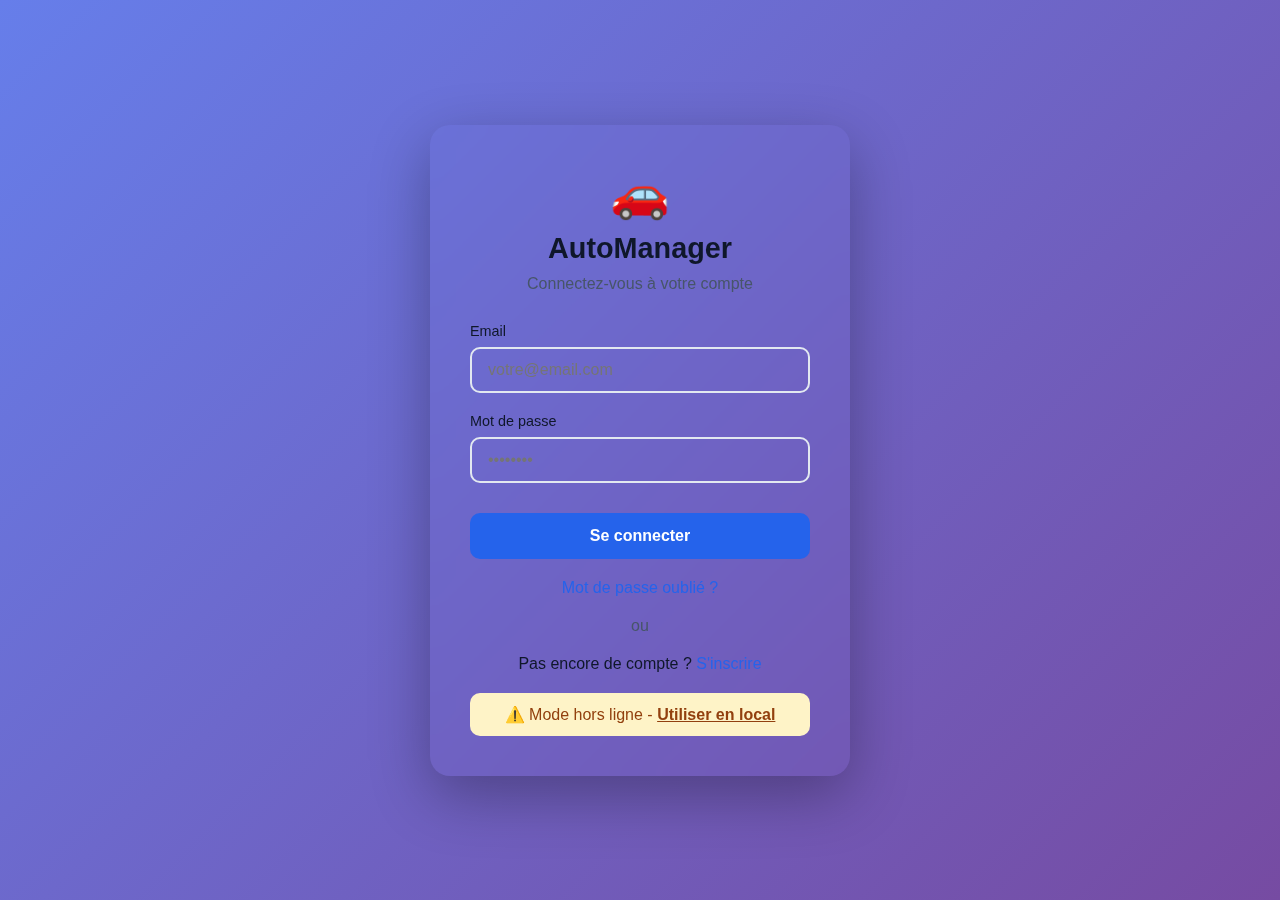
<file: admin.html>
<!DOCTYPE html>
<html lang="fr">

<head>
    <meta charset="UTF-8">
    <meta name="viewport" content="width=device-width, initial-scale=1.0">
    <title>Admin Dashboard - AutoManager</title>

    <link rel="manifest" href="manifest.json">
    <meta name="theme-color" content="#2563eb">

    <link rel="stylesheet" href="css/main.css?v=1.5">
    <link href="https://fonts.googleapis.com/css2?family=Inter:wght@300;400;500;600;700&display=swap" rel="stylesheet">

    <style>
        .admin-container {
            max-width: 1400px;
            margin: 0 auto;
            padding: 2rem;
        }

        .admin-header {
            margin-bottom: 2rem;
        }

        .admin-header h1 {
            color: var(--text-primary);
            margin: 0 0 0.5rem 0;
        }

        .admin-header p {
            color: var(--text-secondary);
            margin: 0;
        }

        .stats-grid {
            display: grid;
            grid-template-columns: repeat(auto-fit, minmax(250px, 1fr));
            gap: 1.5rem;
            margin-bottom: 2rem;
        }

        .stat-card {
            background: var(--card-bg);
            border-radius: 12px;
            padding: 1.5rem;
            border: 1px solid var(--border-color);
        }

        .stat-card .stat-icon {
            font-size: 2rem;
            margin-bottom: 0.5rem;
        }

        .stat-card .stat-label {
            color: var(--text-secondary);
            font-size: 0.9rem;
            margin-bottom: 0.25rem;
        }

        .stat-card .stat-value {
            color: var(--text-primary);
            font-size: 2rem;
            font-weight: 700;
        }

        .stat-card .stat-change {
            font-size: 0.85rem;
            margin-top: 0.5rem;
        }

        .stat-change.positive {
            color: #10b981;
        }

        .stat-change.negative {
            color: #ef4444;
        }

        .section-card {
            background: var(--card-bg);
            border-radius: 12px;
            padding: 1.5rem;
            border: 1px solid var(--border-color);
            margin-bottom: 1.5rem;
        }

        .section-card h2 {
            margin: 0 0 1rem 0;
            color: var(--text-primary);
        }

        .users-table {
            width: 100%;
            border-collapse: collapse;
        }

        .users-table th {
            text-align: left;
            padding: 0.75rem;
            border-bottom: 2px solid var(--border-color);
            color: var(--text-secondary);
            font-weight: 600;
            font-size: 0.9rem;
        }

        .users-table td {
            padding: 0.75rem;
            border-bottom: 1px solid var(--border-color);
            color: var(--text-primary);
        }

        .users-table tr:hover {
            background: var(--hover-bg);
        }

        .status-badge {
            display: inline-block;
            padding: 0.25rem 0.75rem;
            border-radius: 12px;
            font-size: 0.85rem;
            font-weight: 500;
        }

        .status-badge.online {
            background: #d1fae5;
            color: #065f46;
        }

        .status-badge.offline {
            background: #fee2e2;
            color: #991b1b;
        }

        .role-badge {
            display: inline-block;
            padding: 0.25rem 0.75rem;
            border-radius: 12px;
            font-size: 0.85rem;
            font-weight: 500;
        }

        .role-badge.admin {
            background: #dbeafe;
            color: #1e40af;
        }

        .role-badge.user {
            background: #f3f4f6;
            color: #374151;
        }

        .action-buttons {
            display: flex;
            gap: 0.5rem;
        }

        .btn-icon {
            padding: 0.5rem;
            background: none;
            border: 1px solid var(--border-color);
            border-radius: 6px;
            cursor: pointer;
            transition: all 0.2s;
        }

        .btn-icon:hover {
            background: var(--hover-bg);
        }

        .empty-state {
            text-align: center;
            padding: 3rem;
            color: var(--text-secondary);
        }

        .loading {
            text-align: center;
            padding: 2rem;
            color: var(--text-secondary);
        }
    </style>
</head>

<body>
    <div class="admin-container">
        <div class="admin-header">
            <h1>🛡️ Dashboard Administrateur</h1>
            <p>Gestion des utilisateurs et statistiques AutoManager</p>
        </div>

        <!-- Statistics -->
        <div class="stats-grid">
            <div class="stat-card">
                <div class="stat-icon">👥</div>
                <div class="stat-label">Total Utilisateurs</div>
                <div class="stat-value" id="stat-total-users">-</div>
                <div class="stat-change positive" id="stat-users-change">-</div>
            </div>

            <div class="stat-card">
                <div class="stat-icon">🟢</div>
                <div class="stat-label">Connectés Maintenant</div>
                <div class="stat-value" id="stat-online-users">-</div>
                <div class="stat-change" id="stat-online-change">-</div>
            </div>

            <div class="stat-card">
                <div class="stat-icon">📊</div>
                <div class="stat-label">Nouveaux (7 jours)</div>
                <div class="stat-value" id="stat-new-users">-</div>
                <div class="stat-change positive" id="stat-new-change">-</div>
            </div>

            <div class="stat-card">
                <div class="stat-icon">⚡</div>
                <div class="stat-label">Sessions Actives</div>
                <div class="stat-value" id="stat-active-sessions">-</div>
                <div class="stat-change" id="stat-sessions-change">-</div>
            </div>
        </div>

        <!-- Active Users -->
        <div class="section-card">
            <h2>👥 Utilisateurs Connectés</h2>
            <div id="active-users-container">
                <div class="loading">Chargement des utilisateurs connectés...</div>
            </div>
        </div>

        <!-- All Users -->
        <div class="section-card">
            <h2>📋 Tous les Utilisateurs</h2>
            <div style="margin-bottom: 1rem; display: flex; gap: 1rem; align-items: center;">
                <input type="text" id="search-users" placeholder="🔍 Rechercher un utilisateur..."
                    style="flex: 1; padding: 0.75rem; border: 1px solid var(--border-color); border-radius: 8px;">
                <select id="filter-role"
                    style="padding: 0.75rem; border: 1px solid var(--border-color); border-radius: 8px;">
                    <option value="">Tous les rôles</option>
                    <option value="admin">Admin</option>
                    <option value="user">Utilisateur</option>
                </select>
            </div>
            <div id="all-users-container">
                <div class="loading">Chargement de la liste des utilisateurs...</div>
            </div>
        </div>

        <!-- Back Button -->
        <div style="text-align: center; margin-top: 2rem;">
            <a href="index.html" class="btn btn-secondary">← Retour à l'application</a>
        </div>
    </div>

    <!-- Firebase SDK -->
    <script src="https://www.gstatic.com/firebasejs/9.22.0/firebase-app-compat.js"></script>
    <script src="https://www.gstatic.com/firebasejs/9.22.0/firebase-auth-compat.js"></script>
    <script src="https://www.gstatic.com/firebasejs/9.22.0/firebase-firestore-compat.js"></script>

    <!-- App Scripts -->
    <script src="js/firebase-config.js"></script>
    <script src="js/auth-service.js"></script>
    <script src="js/admin-dashboard.js"></script>
</body>

</html>
</file>
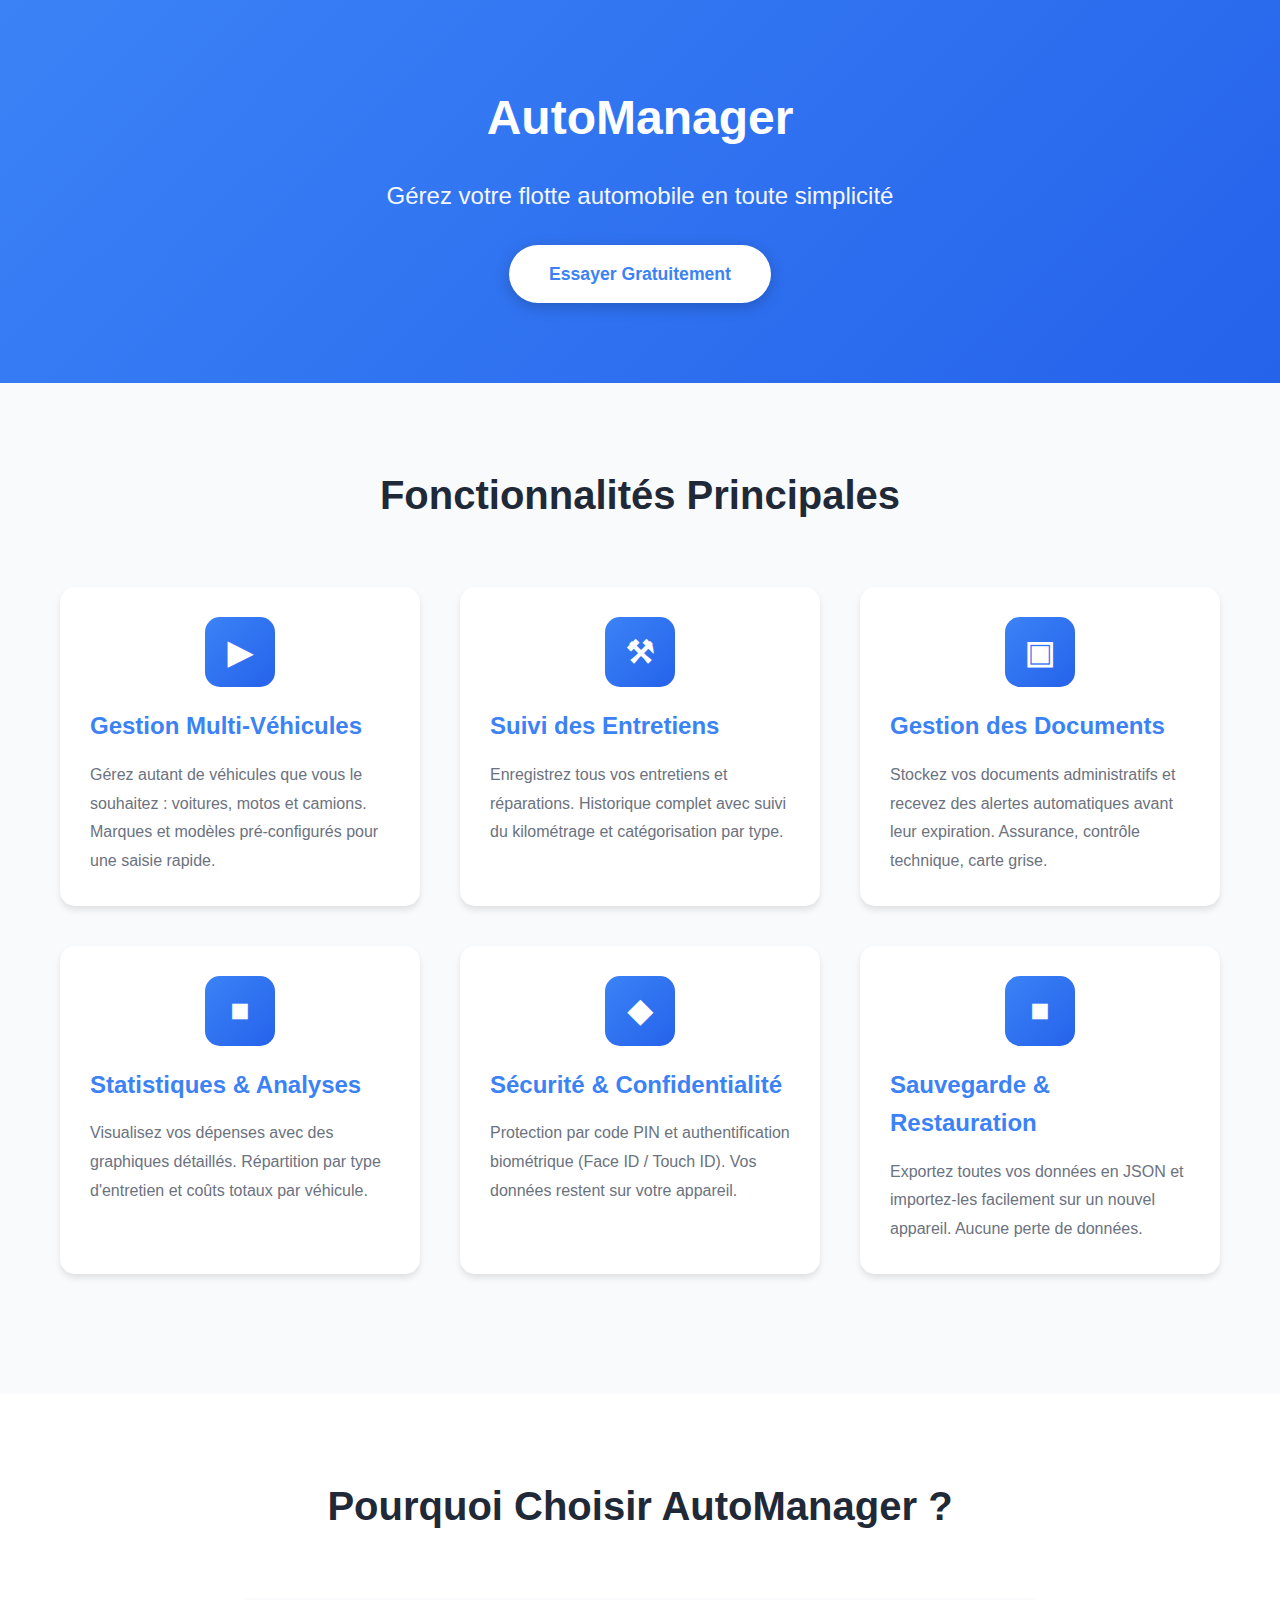
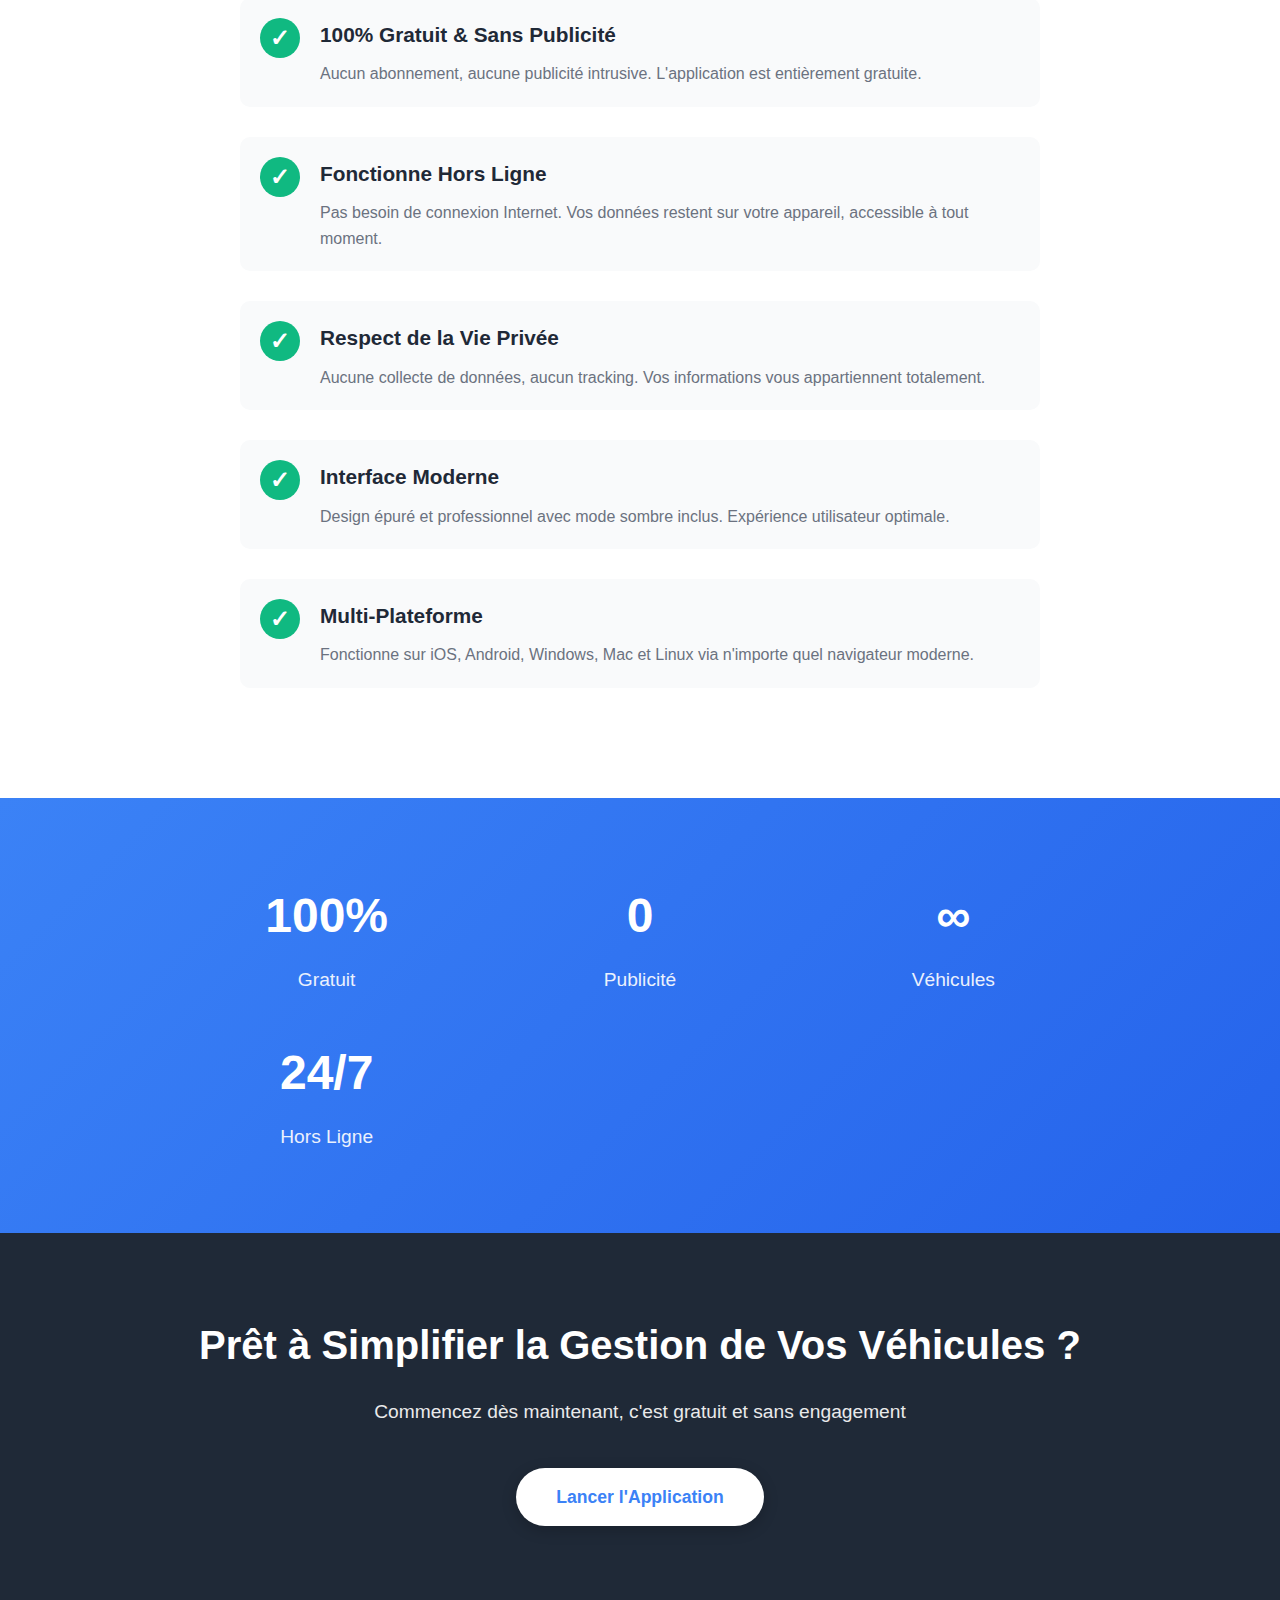
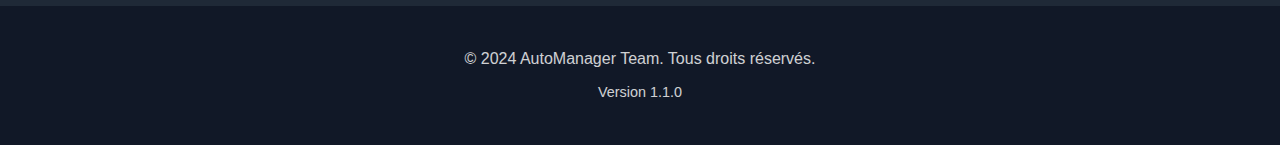
<file: landing.html>
<!DOCTYPE html>
<html lang="fr">

<head>
    <meta charset="UTF-8">
    <meta name="viewport" content="width=device-width, initial-scale=1.0">
    <title>AutoManager - Gérez votre flotte automobile en toute simplicité</title>
    <meta name="description"
        content="AutoManager est votre assistant personnel pour la gestion complète de vos véhicules. Suivez l'entretien, gérez vos documents et contrôlez vos dépenses.">
    <style>
        * {
            margin: 0;
            padding: 0;
            box-sizing: border-box;
        }

        :root {
            --primary: #3b82f6;
            --primary-dark: #2563eb;
            --secondary: #10b981;
            --dark: #1f2937;
            --light: #f9fafb;
            --gray: #6b7280;
        }

        body {
            font-family: -apple-system, BlinkMacSystemFont, 'Segoe UI', Roboto, 'Helvetica Neue', Arial, sans-serif;
            line-height: 1.6;
            color: var(--dark);
        }

        .container {
            max-width: 1200px;
            margin: 0 auto;
            padding: 0 20px;
        }

        /* Header */
        header {
            background: linear-gradient(135deg, var(--primary) 0%, var(--primary-dark) 100%);
            color: white;
            padding: 80px 20px;
            text-align: center;
        }

        header h1 {
            font-size: 3rem;
            margin-bottom: 20px;
            font-weight: 700;
        }

        header p {
            font-size: 1.5rem;
            margin-bottom: 30px;
            opacity: 0.95;
        }

        .cta-button {
            display: inline-block;
            background: white;
            color: var(--primary);
            padding: 15px 40px;
            border-radius: 50px;
            text-decoration: none;
            font-weight: 600;
            font-size: 1.1rem;
            transition: transform 0.3s, box-shadow 0.3s;
            box-shadow: 0 4px 15px rgba(0, 0, 0, 0.2);
        }

        .cta-button:hover {
            transform: translateY(-2px);
            box-shadow: 0 6px 20px rgba(0, 0, 0, 0.3);
        }

        /* Features Section */
        .features {
            padding: 80px 20px;
            background: var(--light);
        }

        .features h2 {
            text-align: center;
            font-size: 2.5rem;
            margin-bottom: 60px;
            color: var(--dark);
        }

        .features-grid {
            display: grid;
            grid-template-columns: repeat(auto-fit, minmax(300px, 1fr));
            gap: 40px;
            margin-bottom: 40px;
        }

        .feature-card {
            background: white;
            padding: 30px;
            border-radius: 15px;
            box-shadow: 0 4px 6px rgba(0, 0, 0, 0.1);
            transition: transform 0.3s, box-shadow 0.3s;
        }

        .feature-card:hover {
            transform: translateY(-5px);
            box-shadow: 0 10px 20px rgba(0, 0, 0, 0.15);
        }

        .feature-icon {
            width: 70px;
            height: 70px;
            margin: 0 auto 20px;
            background: linear-gradient(135deg, var(--primary) 0%, var(--primary-dark) 100%);
            border-radius: 15px;
            display: flex;
            align-items: center;
            justify-content: center;
            font-size: 2rem;
            color: white;
            font-weight: bold;
        }

        .feature-card h3 {
            font-size: 1.5rem;
            margin-bottom: 15px;
            color: var(--primary);
        }

        .feature-card p {
            color: var(--gray);
            line-height: 1.8;
        }

        /* Benefits Section */
        .benefits {
            padding: 80px 20px;
            background: white;
        }

        .benefits h2 {
            text-align: center;
            font-size: 2.5rem;
            margin-bottom: 60px;
        }

        .benefits-list {
            max-width: 800px;
            margin: 0 auto;
        }

        .benefit-item {
            display: flex;
            align-items: flex-start;
            margin-bottom: 30px;
            padding: 20px;
            background: var(--light);
            border-radius: 10px;
        }

        .benefit-item .icon {
            width: 40px;
            height: 40px;
            background: var(--secondary);
            border-radius: 50%;
            display: flex;
            align-items: center;
            justify-content: center;
            color: white;
            font-size: 1.5rem;
            font-weight: bold;
            margin-right: 20px;
            flex-shrink: 0;
        }

        .benefit-item h3 {
            font-size: 1.3rem;
            margin-bottom: 10px;
        }

        .benefit-item p {
            color: var(--gray);
        }

        /* Stats Section */
        .stats {
            padding: 80px 20px;
            background: linear-gradient(135deg, var(--primary) 0%, var(--primary-dark) 100%);
            color: white;
            text-align: center;
        }

        .stats-grid {
            display: grid;
            grid-template-columns: repeat(auto-fit, minmax(200px, 1fr));
            gap: 40px;
            max-width: 900px;
            margin: 0 auto;
        }

        .stat-item h3 {
            font-size: 3rem;
            margin-bottom: 10px;
        }

        .stat-item p {
            font-size: 1.2rem;
            opacity: 0.9;
        }

        /* CTA Section */
        .cta-section {
            padding: 80px 20px;
            background: var(--dark);
            color: white;
            text-align: center;
        }

        .cta-section h2 {
            font-size: 2.5rem;
            margin-bottom: 20px;
        }

        .cta-section p {
            font-size: 1.2rem;
            margin-bottom: 40px;
            opacity: 0.9;
        }

        /* Footer */
        footer {
            background: #111827;
            color: white;
            padding: 40px 20px;
            text-align: center;
        }

        footer p {
            opacity: 0.8;
        }

        /* Responsive */
        @media (max-width: 768px) {
            header h1 {
                font-size: 2rem;
            }

            header p {
                font-size: 1.2rem;
            }

            .features h2,
            .benefits h2,
            .cta-section h2 {
                font-size: 2rem;
            }

            .features-grid {
                grid-template-columns: 1fr;
            }
        }
    </style>
</head>

<body>
    <!-- Header / Hero Section -->
    <header>
        <div class="container">
            <h1>AutoManager</h1>
            <p>Gérez votre flotte automobile en toute simplicité</p>
            <a href="index.html" class="cta-button">Essayer Gratuitement</a>
        </div>
    </header>

    <!-- Features Section -->
    <section class="features">
        <div class="container">
            <h2>Fonctionnalités Principales</h2>
            <div class="features-grid">
                <div class="feature-card">
                    <div class="feature-icon">▶</div>
                    <h3>Gestion Multi-Véhicules</h3>
                    <p>Gérez autant de véhicules que vous le souhaitez : voitures, motos et camions. Marques et modèles
                        pré-configurés pour une saisie rapide.</p>
                </div>

                <div class="feature-card">
                    <div class="feature-icon">⚒</div>
                    <h3>Suivi des Entretiens</h3>
                    <p>Enregistrez tous vos entretiens et réparations. Historique complet avec suivi du kilométrage et
                        catégorisation par type.</p>
                </div>

                <div class="feature-card">
                    <div class="feature-icon">▣</div>
                    <h3>Gestion des Documents</h3>
                    <p>Stockez vos documents administratifs et recevez des alertes automatiques avant leur expiration.
                        Assurance, contrôle technique, carte grise.</p>
                </div>

                <div class="feature-card">
                    <div class="feature-icon">■</div>
                    <h3>Statistiques & Analyses</h3>
                    <p>Visualisez vos dépenses avec des graphiques détaillés. Répartition par type d'entretien et coûts
                        totaux par véhicule.</p>
                </div>

                <div class="feature-card">
                    <div class="feature-icon">◆</div>
                    <h3>Sécurité & Confidentialité</h3>
                    <p>Protection par code PIN et authentification biométrique (Face ID / Touch ID). Vos données restent
                        sur votre appareil.</p>
                </div>

                <div class="feature-card">
                    <div class="feature-icon">■</div>
                    <h3>Sauvegarde & Restauration</h3>
                    <p>Exportez toutes vos données en JSON et importez-les facilement sur un nouvel appareil. Aucune
                        perte de données.</p>
                </div>
            </div>
        </div>
    </section>

    <!-- Benefits Section -->
    <section class="benefits">
        <div class="container">
            <h2>Pourquoi Choisir AutoManager ?</h2>
            <div class="benefits-list">
                <div class="benefit-item">
                    <div class="icon">✓</div>
                    <div>
                        <h3>100% Gratuit & Sans Publicité</h3>
                        <p>Aucun abonnement, aucune publicité intrusive. L'application est entièrement gratuite.</p>
                    </div>
                </div>

                <div class="benefit-item">
                    <div class="icon">&#10003;</div>
                    <div>
                        <h3>Fonctionne Hors Ligne</h3>
                        <p>Pas besoin de connexion Internet. Vos données restent sur votre appareil, accessible à tout
                            moment.</p>
                    </div>
                </div>

                <div class="benefit-item">
                    <div class="icon">&#10003;</div>
                    <div>
                        <h3>Respect de la Vie Privée</h3>
                        <p>Aucune collecte de données, aucun tracking. Vos informations vous appartiennent totalement.
                        </p>
                    </div>
                </div>

                <div class="benefit-item">
                    <div class="icon">&#10003;</div>
                    <div>
                        <h3>Interface Moderne</h3>
                        <p>Design épuré et professionnel avec mode sombre inclus. Expérience utilisateur optimale.</p>
                    </div>
                </div>

                <div class="benefit-item">
                    <div class="icon">✓</div>
                    <div>
                        <h3>Multi-Plateforme</h3>
                        <p>Fonctionne sur iOS, Android, Windows, Mac et Linux via n'importe quel navigateur moderne.</p>
                    </div>
                </div>
            </div>
        </div>
    </section>

    <!-- Stats Section -->
    <section class="stats">
        <div class="container">
            <div class="stats-grid">
                <div class="stat-item">
                    <h3>100%</h3>
                    <p>Gratuit</p>
                </div>
                <div class="stat-item">
                    <h3>0</h3>
                    <p>Publicité</p>
                </div>
                <div class="stat-item">
                    <h3>∞</h3>
                    <p>Véhicules</p>
                </div>
                <div class="stat-item">
                    <h3>24/7</h3>
                    <p>Hors Ligne</p>
                </div>
            </div>
        </div>
    </section>

    <!-- CTA Section -->
    <section class="cta-section">
        <div class="container">
            <h2>Prêt à Simplifier la Gestion de Vos Véhicules ?</h2>
            <p>Commencez dès maintenant, c'est gratuit et sans engagement</p>
            <a href="index.html" class="cta-button">Lancer l'Application</a>
        </div>
    </section>

    <!-- Footer -->
    <footer>
        <div class="container">
            <p>&copy; 2024 AutoManager Team. Tous droits réservés.</p>
            <p style="margin-top: 10px; font-size: 0.9rem;">Version 1.1.0</p>
        </div>
    </footer>
</body>

</html>
</file>
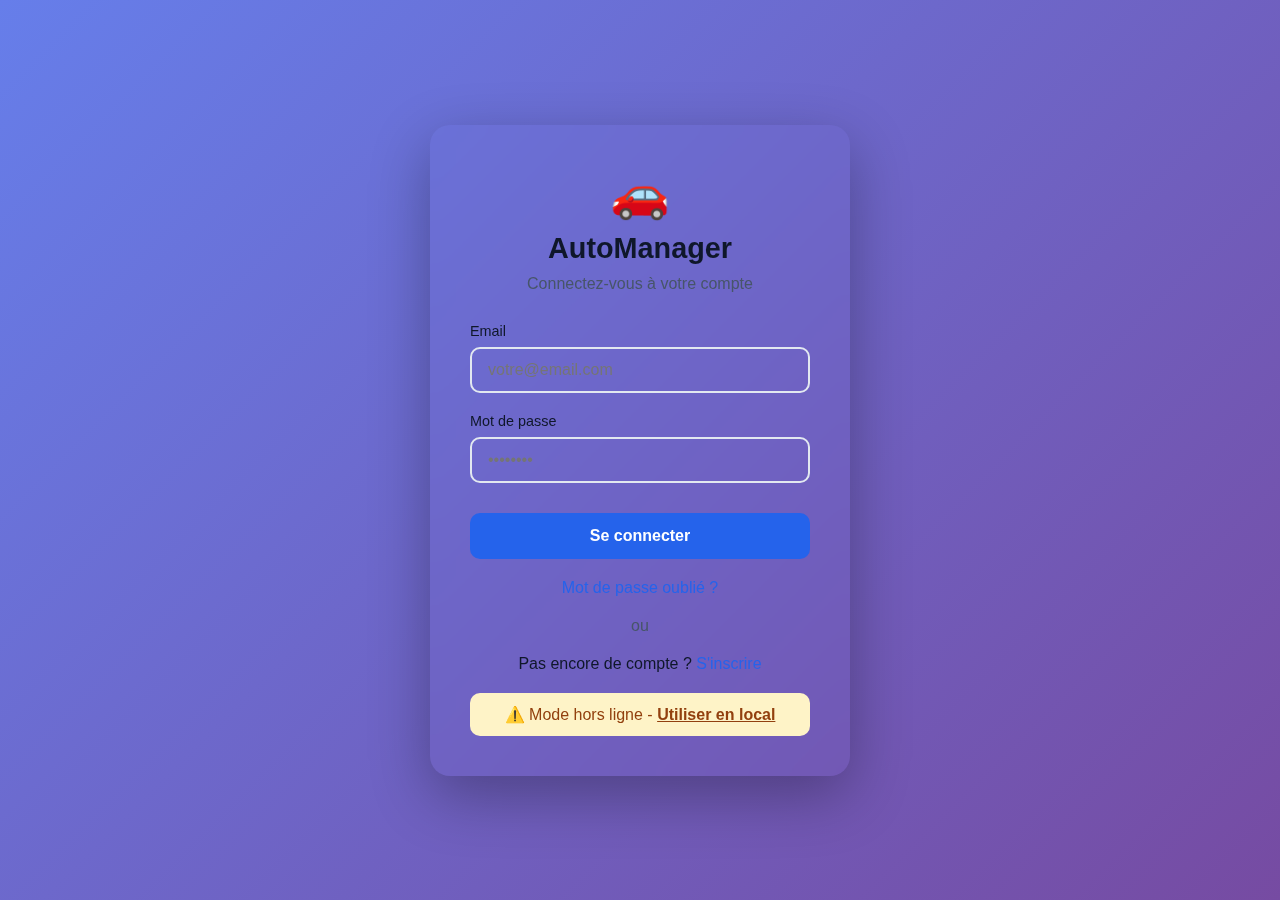
<file: login.html>
<!DOCTYPE html>
<html lang="fr">

<head>
    <meta charset="UTF-8">
    <meta name="viewport" content="width=device-width, initial-scale=1.0">
    <title>Connexion - AutoManager</title>

    <!-- PWA -->
    <link rel="manifest" href="manifest.json">
    <meta name="theme-color" content="#2563eb">

    <link rel="stylesheet" href="css/main.css?v=1.5">
    <link href="https://fonts.googleapis.com/css2?family=Inter:wght@300;400;500;600;700&display=swap" rel="stylesheet">

    <style>
        body {
            display: flex;
            align-items: center;
            justify-content: center;
            min-height: 100vh;
            background: linear-gradient(135deg, #667eea 0%, #764ba2 100%);
            padding: 20px;
        }

        .login-container {
            background: var(--card-bg);
            border-radius: 20px;
            box-shadow: 0 20px 60px rgba(0, 0, 0, 0.3);
            padding: 40px;
            max-width: 420px;
            width: 100%;
            backdrop-filter: blur(10px);
        }

        .login-header {
            text-align: center;
            margin-bottom: 30px;
        }

        .login-header .logo {
            font-size: 3rem;
            margin-bottom: 10px;
        }

        .login-header h1 {
            color: var(--text-primary);
            margin: 0 0 10px 0;
            font-size: 1.8rem;
        }

        .login-header p {
            color: var(--text-secondary);
            margin: 0;
        }

        .form-group {
            margin-bottom: 20px;
        }

        .form-group label {
            display: block;
            margin-bottom: 8px;
            color: var(--text-primary);
            font-weight: 500;
        }

        .form-group input {
            width: 100%;
            padding: 12px 16px;
            border: 2px solid var(--border-color);
            border-radius: 10px;
            font-size: 1rem;
            background: var(--input-bg);
            color: var(--text-primary);
            transition: all 0.3s ease;
        }

        .form-group input:focus {
            outline: none;
            border-color: var(--primary-color);
            box-shadow: 0 0 0 3px rgba(37, 99, 235, 0.1);
        }

        .btn-login {
            width: 100%;
            padding: 14px;
            background: var(--primary-color);
            color: white;
            border: none;
            border-radius: 10px;
            font-size: 1rem;
            font-weight: 600;
            cursor: pointer;
            transition: all 0.3s ease;
            margin-top: 10px;
        }

        .btn-login:hover {
            background: var(--primary-hover);
            transform: translateY(-2px);
            box-shadow: 0 10px 20px rgba(37, 99, 235, 0.3);
        }

        .btn-login:disabled {
            opacity: 0.6;
            cursor: not-allowed;
            transform: none;
        }

        .form-footer {
            margin-top: 20px;
            text-align: center;
        }

        .form-footer a {
            color: var(--primary-color);
            text-decoration: none;
            font-weight: 500;
        }

        .form-footer a:hover {
            text-decoration: underline;
        }

        .divider {
            text-align: center;
            margin: 20px 0;
            color: var(--text-secondary);
        }

        .alert {
            padding: 12px 16px;
            border-radius: 10px;
            margin-bottom: 20px;
            display: none;
        }

        .alert-error {
            background: #fee2e2;
            color: #991b1b;
            border: 1px solid #fecaca;
        }

        .alert-success {
            background: #d1fae5;
            color: #065f46;
            border: 1px solid #a7f3d0;
        }

        .offline-mode {
            text-align: center;
            margin-top: 20px;
            padding: 12px;
            background: #fef3c7;
            border-radius: 10px;
            color: #92400e;
        }
    </style>
</head>

<body>
    <div class="login-container">
        <div class="login-header">
            <div class="logo">🚗</div>
            <h1>AutoManager</h1>
            <p>Connectez-vous à votre compte</p>
        </div>

        <div id="alert" class="alert"></div>

        <form id="login-form">
            <div class="form-group">
                <label for="email">Email</label>
                <input type="email" id="email" name="email" required autocomplete="email" placeholder="votre@email.com">
            </div>

            <div class="form-group">
                <label for="password">Mot de passe</label>
                <input type="password" id="password" name="password" required autocomplete="current-password"
                    placeholder="••••••••">
            </div>

            <button type="submit" class="btn-login" id="btn-login">
                Se connecter
            </button>
        </form>

        <div class="form-footer">
            <a href="#" id="forgot-password">Mot de passe oublié ?</a>
        </div>

        <div class="divider">ou</div>

        <div class="form-footer">
            <p>Pas encore de compte ? <a href="register.html">S'inscrire</a></p>
        </div>

        <div class="offline-mode" id="offline-mode" style="display: none;">
            ⚠️ Mode hors ligne - <a href="index.html" style="color: #92400e; font-weight: 600;">Utiliser en local</a>
        </div>
    </div>

    <!-- Firebase SDK -->
    <script src="https://www.gstatic.com/firebasejs/9.22.0/firebase-app-compat.js"></script>
    <script src="https://www.gstatic.com/firebasejs/9.22.0/firebase-auth-compat.js"></script>
    <script src="https://www.gstatic.com/firebasejs/9.22.0/firebase-firestore-compat.js"></script>

    <!-- App Scripts -->
    <script src="js/firebase-config.js"></script>
    <script src="js/auth-service.js"></script>

    <script>
        const form = document.getElementById('login-form');
        const btnLogin = document.getElementById('btn-login');
        const alertBox = document.getElementById('alert');
        const offlineMode = document.getElementById('offline-mode');

        // Check if Firebase is available
        if (!window.isFirebaseAvailable()) {
            offlineMode.style.display = 'block';
        }

        // Handle form submission
        form.addEventListener('submit', async (e) => {
            e.preventDefault();

            const email = document.getElementById('email').value;
            const password = document.getElementById('password').value;

            // Disable button
            btnLogin.disabled = true;
            btnLogin.textContent = 'Connexion...';

            // Attempt login
            const result = await window.AuthService.login(email, password);

            if (result.success) {
                showAlert('Connexion réussie ! Redirection...', 'success');

                // Check if user is admin
                const isAdmin = await window.AuthService.isAdmin();

                // Redirect
                setTimeout(() => {
                    window.location.href = isAdmin ? 'admin.html' : 'index.html';
                }, 1000);
            } else {
                showAlert(result.error, 'error');
                btnLogin.disabled = false;
                btnLogin.textContent = 'Se connecter';
            }
        });

        // Forgot password
        document.getElementById('forgot-password').addEventListener('click', async (e) => {
            e.preventDefault();

            const email = document.getElementById('email').value;

            if (!email) {
                showAlert('Veuillez entrer votre adresse email', 'error');
                return;
            }

            const result = await window.AuthService.resetPassword(email);

            if (result.success) {
                showAlert('Email de réinitialisation envoyé ! Vérifiez votre boîte de réception.', 'success');
            } else {
                showAlert(result.error, 'error');
            }
        });

        // Show alert
        function showAlert(message, type) {
            alertBox.textContent = message;
            alertBox.className = `alert alert-${type}`;
            alertBox.style.display = 'block';

            if (type === 'success') {
                setTimeout(() => {
                    alertBox.style.display = 'none';
                }, 5000);
            }
        }

        // Check if already logged in
        window.AuthService.onAuthStateChange((user) => {
            if (user) {
                window.location.href = 'index.html';
            }
        });
    </script>
</body>

</html>
</file>
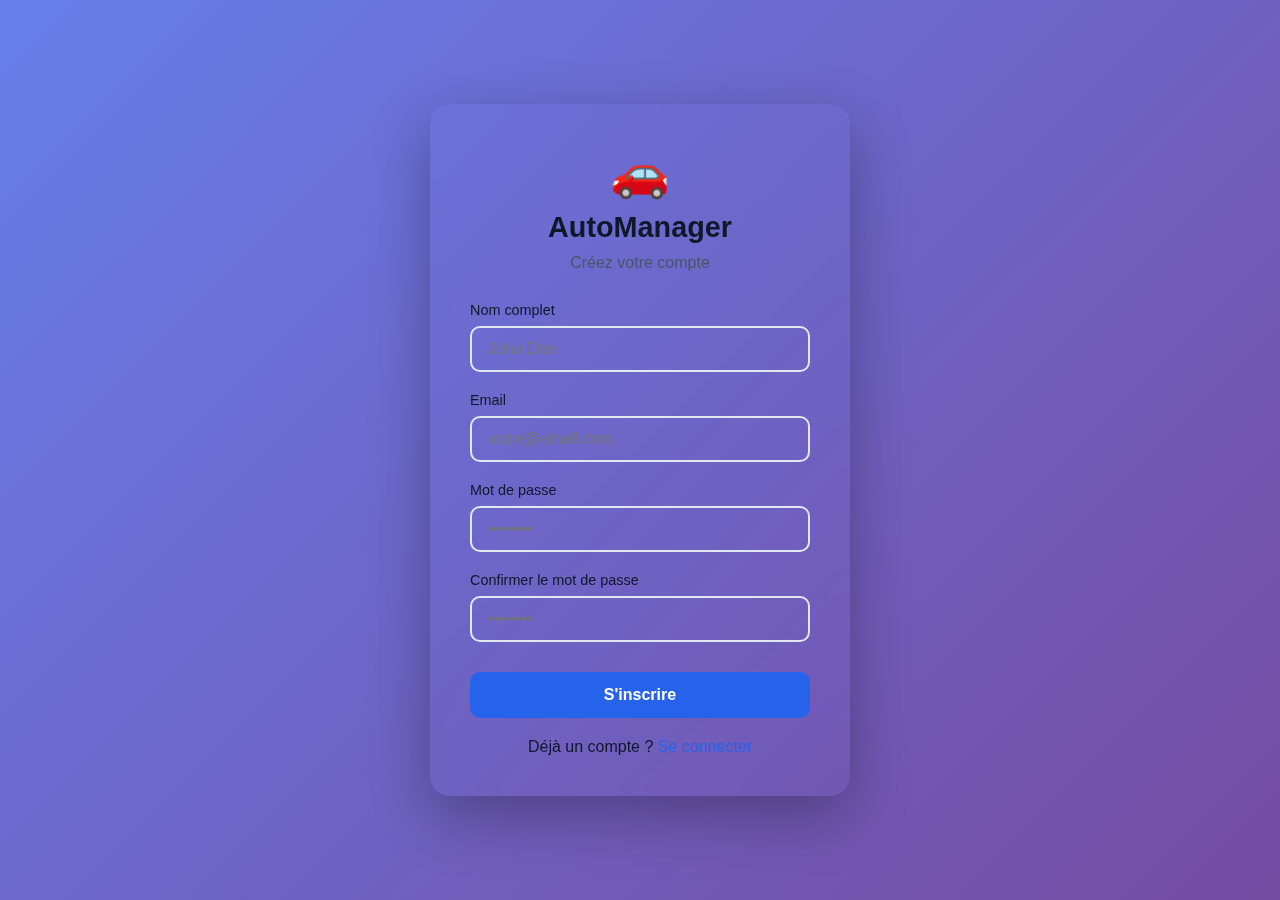
<file: register.html>
<!DOCTYPE html>
<html lang="fr">

<head>
    <meta charset="UTF-8">
    <meta name="viewport" content="width=device-width, initial-scale=1.0">
    <title>Inscription - AutoManager</title>

    <link rel="manifest" href="manifest.json">
    <meta name="theme-color" content="#2563eb">

    <link rel="stylesheet" href="css/main.css?v=1.5">
    <link href="https://fonts.googleapis.com/css2?family=Inter:wght@300;400;500;600;700&display=swap" rel="stylesheet">

    <style>
        body {
            display: flex;
            align-items: center;
            justify-content: center;
            min-height: 100vh;
            background: linear-gradient(135deg, #667eea 0%, #764ba2 100%);
            padding: 20px;
        }

        .register-container {
            background: var(--card-bg);
            border-radius: 20px;
            box-shadow: 0 20px 60px rgba(0, 0, 0, 0.3);
            padding: 40px;
            max-width: 420px;
            width: 100%;
            backdrop-filter: blur(10px);
        }

        .register-header {
            text-align: center;
            margin-bottom: 30px;
        }

        .register-header .logo {
            font-size: 3rem;
            margin-bottom: 10px;
        }

        .register-header h1 {
            color: var(--text-primary);
            margin: 0 0 10px 0;
            font-size: 1.8rem;
        }

        .register-header p {
            color: var(--text-secondary);
            margin: 0;
        }

        .form-group {
            margin-bottom: 20px;
        }

        .form-group label {
            display: block;
            margin-bottom: 8px;
            color: var(--text-primary);
            font-weight: 500;
        }

        .form-group input {
            width: 100%;
            padding: 12px 16px;
            border: 2px solid var(--border-color);
            border-radius: 10px;
            font-size: 1rem;
            background: var(--input-bg);
            color: var(--text-primary);
            transition: all 0.3s ease;
        }

        .form-group input:focus {
            outline: none;
            border-color: var(--primary-color);
            box-shadow: 0 0 0 3px rgba(37, 99, 235, 0.1);
        }

        .password-strength {
            margin-top: 5px;
            font-size: 0.85rem;
        }

        .strength-weak {
            color: #ef4444;
        }

        .strength-medium {
            color: #f59e0b;
        }

        .strength-strong {
            color: #10b981;
        }

        .btn-register {
            width: 100%;
            padding: 14px;
            background: var(--primary-color);
            color: white;
            border: none;
            border-radius: 10px;
            font-size: 1rem;
            font-weight: 600;
            cursor: pointer;
            transition: all 0.3s ease;
            margin-top: 10px;
        }

        .btn-register:hover {
            background: var(--primary-hover);
            transform: translateY(-2px);
            box-shadow: 0 10px 20px rgba(37, 99, 235, 0.3);
        }

        .btn-register:disabled {
            opacity: 0.6;
            cursor: not-allowed;
            transform: none;
        }

        .form-footer {
            margin-top: 20px;
            text-align: center;
        }

        .form-footer a {
            color: var(--primary-color);
            text-decoration: none;
            font-weight: 500;
        }

        .form-footer a:hover {
            text-decoration: underline;
        }

        .alert {
            padding: 12px 16px;
            border-radius: 10px;
            margin-bottom: 20px;
            display: none;
        }

        .alert-error {
            background: #fee2e2;
            color: #991b1b;
            border: 1px solid #fecaca;
        }

        .alert-success {
            background: #d1fae5;
            color: #065f46;
            border: 1px solid #a7f3d0;
        }
    </style>
</head>

<body>
    <div class="register-container">
        <div class="register-header">
            <div class="logo">🚗</div>
            <h1>AutoManager</h1>
            <p>Créez votre compte</p>
        </div>

        <div id="alert" class="alert"></div>

        <form id="register-form">
            <div class="form-group">
                <label for="displayName">Nom complet</label>
                <input type="text" id="displayName" name="displayName" required placeholder="John Doe">
            </div>

            <div class="form-group">
                <label for="email">Email</label>
                <input type="email" id="email" name="email" required autocomplete="email" placeholder="votre@email.com">
            </div>

            <div class="form-group">
                <label for="password">Mot de passe</label>
                <input type="password" id="password" name="password" required autocomplete="new-password"
                    placeholder="••••••••">
                <div class="password-strength" id="password-strength"></div>
            </div>

            <div class="form-group">
                <label for="confirmPassword">Confirmer le mot de passe</label>
                <input type="password" id="confirmPassword" name="confirmPassword" required autocomplete="new-password"
                    placeholder="••••••••">
            </div>

            <button type="submit" class="btn-register" id="btn-register">
                S'inscrire
            </button>
        </form>

        <div class="form-footer">
            <p>Déjà un compte ? <a href="login.html">Se connecter</a></p>
        </div>
    </div>

    <!-- Firebase SDK -->
    <script src="https://www.gstatic.com/firebasejs/9.22.0/firebase-app-compat.js"></script>
    <script src="https://www.gstatic.com/firebasejs/9.22.0/firebase-auth-compat.js"></script>
    <script src="https://www.gstatic.com/firebasejs/9.22.0/firebase-firestore-compat.js"></script>

    <!-- App Scripts -->
    <script src="js/firebase-config.js"></script>
    <script src="js/auth-service.js"></script>

    <script>
        const form = document.getElementById('register-form');
        const btnRegister = document.getElementById('btn-register');
        const alertBox = document.getElementById('alert');
        const passwordInput = document.getElementById('password');
        const strengthIndicator = document.getElementById('password-strength');

        // Password strength checker
        passwordInput.addEventListener('input', () => {
            const password = passwordInput.value;
            const strength = checkPasswordStrength(password);

            strengthIndicator.textContent = strength.text;
            strengthIndicator.className = `password-strength ${strength.class}`;
        });

        function checkPasswordStrength(password) {
            if (password.length < 6) {
                return { text: 'Trop court (min. 6 caractères)', class: 'strength-weak' };
            }

            let score = 0;
            if (password.length >= 8) score++;
            if (/[a-z]/.test(password) && /[A-Z]/.test(password)) score++;
            if (/\d/.test(password)) score++;
            if (/[^a-zA-Z\d]/.test(password)) score++;

            if (score <= 1) return { text: 'Faible', class: 'strength-weak' };
            if (score <= 2) return { text: 'Moyen', class: 'strength-medium' };
            return { text: 'Fort', class: 'strength-strong' };
        }

        // Handle form submission
        form.addEventListener('submit', async (e) => {
            e.preventDefault();

            const displayName = document.getElementById('displayName').value.trim();
            const email = document.getElementById('email').value.trim();
            const password = document.getElementById('password').value;
            const confirmPassword = document.getElementById('confirmPassword').value;

            // Validation
            if (password !== confirmPassword) {
                showAlert('Les mots de passe ne correspondent pas', 'error');
                return;
            }

            if (password.length < 6) {
                showAlert('Le mot de passe doit contenir au moins 6 caractères', 'error');
                return;
            }

            // Disable button
            btnRegister.disabled = true;
            btnRegister.textContent = 'Inscription...';

            // Attempt registration
            const result = await window.AuthService.register(email, password, displayName);

            if (result.success) {
                showAlert('Compte créé avec succès ! Redirection...', 'success');

                setTimeout(() => {
                    window.location.href = 'index.html';
                }, 1500);
            } else {
                showAlert(result.error, 'error');
                btnRegister.disabled = false;
                btnRegister.textContent = 'S\'inscrire';
            }
        });

        // Show alert
        function showAlert(message, type) {
            alertBox.textContent = message;
            alertBox.className = `alert alert-${type}`;
            alertBox.style.display = 'block';

            if (type === 'success') {
                setTimeout(() => {
                    alertBox.style.display = 'none';
                }, 5000);
            }
        }

        // Check if already logged in
        window.AuthService.onAuthStateChange((user) => {
            if (user) {
                window.location.href = 'index.html';
            }
        });
    </script>
</body>

</html>
</file>
<file: css/main.css>
:root {
    /* Premium Color Palette */
    --primary-color: #2563eb;
    /* Royal Blue */
    --primary-hover: #1d4ed8;
    --secondary-color: #64748b;
    /* Slate */
    --background-color: #f8fafc;
    /* Very Light Blue/Grey */
    --surface-color: #ffffff;
    --text-main: #0f172a;
    /* Dark Slate */
    --text-secondary: #475569;
    --border-color: #e2e8f0;
    --success-color: #10b981;
    --warning-color: #f59e0b;
    --danger-color: #ef4444;

    /* Spacing & Radius */
    --radius-md: 12px;
    --radius-lg: 16px;
    --shadow-sm: 0 1px 2px 0 rgb(0 0 0 / 0.05);
    --shadow-md: 0 4px 6px -1px rgb(0 0 0 / 0.1);

    /* Transitions */
    --transition-fast: 0.2s ease;
}

/* Dark Mode */
body.dark-mode {
    --primary-color: #3b82f6;
    --primary-hover: #2563eb;
    --secondary-color: #94a3b8;
    --background-color: #0f172a;
    --surface-color: #1e293b;
    --text-main: #f1f5f9;
    --text-secondary: #cbd5e1;
    --border-color: #334155;
    --shadow-sm: 0 1px 2px 0 rgb(0 0 0 / 0.3);
    --shadow-md: 0 4px 6px -1px rgb(0 0 0 / 0.5);
}

* {
    margin: 0;
    padding: 0;
    box-sizing: border-box;
}

body {
    font-family: 'Inter', sans-serif;
    background-color: var(--background-color);
    color: var(--text-main);
    height: 100vh;
    overflow: hidden;
}

#app {
    display: flex;
    height: 100%;
}

/* RTL Support for Arabic */
body.rtl {
    direction: rtl;
}

body.rtl #app {
    flex-direction: row-reverse;
}

body.rtl .sidebar {
    border-right: none;
    border-left: 1px solid var(--border-color);
}

body.rtl .nav-links li {
    flex-direction: row-reverse;
}

body.rtl .top-bar {
    flex-direction: row-reverse;
}

body.rtl .user-profile {
    flex-direction: row-reverse;
}

body.rtl .search-container {
    margin: 0 1rem;
}

body.rtl .modal-header,
body.rtl .card-header,
body.rtl .card-footer {
    flex-direction: row-reverse;
}

body.rtl .info-item {
    text-align: right;
}

body.rtl .btn {
    flex-direction: row-reverse;
}

body.rtl .module-header {
    flex-direction: row-reverse;
}

/* Sidebar */
.sidebar {
    width: 260px;
    background-color: var(--surface-color);
    border-right: 1px solid var(--border-color);
    display: flex;
    flex-direction: column;
    padding: 1.5rem;
}

.brand {
    display: flex;
    align-items: center;
    gap: 0.75rem;
    margin-bottom: 2.5rem;
}

.logo-icon {
    font-size: 1.5rem;
    background: var(--primary-color);
    color: white;
    width: 40px;
    height: 40px;
    display: flex;
    align-items: center;
    justify-content: center;
    border-radius: var(--radius-md);
}

.brand h1 {
    font-size: 1.25rem;
    font-weight: 700;
    color: var(--text-main);
}

.nav-links {
    list-style: none;
    display: flex;
    flex-direction: column;
    gap: 0.5rem;
}

.nav-links li {
    display: flex;
    align-items: center;
    gap: 0.75rem;
    padding: 0.75rem 1rem;
    border-radius: var(--radius-md);
    cursor: pointer;
    color: var(--text-secondary);
    font-weight: 500;
    transition: all var(--transition-fast);
}

.nav-links li:hover {
    background-color: #eff6ff;
    /* Light Blue Hover */
    color: var(--primary-color);
}

.nav-links li.active {
    background-color: var(--primary-color);
    color: white;
}

/* Main Content */
.main-content {
    flex: 1;
    display: flex;
    flex-direction: column;
    overflow: hidden;
}

.top-bar {
    height: 70px;
    background-color: var(--surface-color);
    border-bottom: 1px solid var(--border-color);
    display: flex;
    align-items: center;
    justify-content: space-between;
    padding: 0 2rem;
    gap: 1rem;
}

.menu-toggle {
    flex-shrink: 0;
}

.top-bar h2 {
    font-size: 1.25rem;
    font-weight: 600;
    flex-shrink: 0;
}

.top-bar .user-profile {
    display: flex;
    align-items: center;
    gap: 1rem;
}

#theme-toggle {
    background: none;
    border: none;
    font-size: 1.2rem;
    cursor: pointer;
    padding: 0.5rem;
    border-radius: 50%;
    transition: background-color 0.2s;
}

#theme-toggle:hover {
    background-color: var(--hover-color);
}

.user-profile {
    display: flex;
    align-items: center;
    gap: 1rem;
    flex-shrink: 0;
}

/* Language Selector in Top Bar */
.language-selector {
    background: var(--surface-color);
    border: 1px solid var(--border-color);
    border-radius: 8px;
    padding: 0.4rem 0.6rem;
    font-size: 1.2rem;
    cursor: pointer;
    transition: all var(--transition-fast);
    outline: none;
}

.language-selector:hover {
    border-color: var(--primary-color);
    box-shadow: 0 0 0 3px rgba(37, 99, 235, 0.1);
}

.language-selector:focus {
    border-color: var(--primary-color);
    box-shadow: 0 0 0 3px rgba(37, 99, 235, 0.2);
}

/* RTL Support for Language Selector */
body.rtl .language-selector {
    direction: ltr;
    /* Keep flags in correct order */
}

/* --- Search Bar --- */

.search-container {
    position: relative;
    flex: 1;
    max-width: 400px;
    margin: 0 1rem;
}

#global-search {
    width: 100%;
    padding: 0.5rem 1rem;
    border: 1px solid var(--border-color);
    border-radius: 20px;
    background: var(--surface-color);
    color: var(--text-color);
    font-size: 0.9rem;
    transition: all 0.3s;
}

#global-search:focus {
    outline: none;
    border-color: var(--primary-color);
    box-shadow: 0 0 0 3px rgba(59, 130, 246, 0.1);
}

.search-results {
    position: absolute;
    top: calc(100% + 0.5rem);
    left: 0;
    right: 0;
    background: var(--surface-color);
    border: 1px solid var(--border-color);
    border-radius: var(--radius-md);
    box-shadow: var(--shadow-lg);
    max-height: 400px;
    overflow-y: auto;
    z-index: 1000;
}

.search-results.hidden {
    display: none;
}

.search-category {
    padding: 0.75rem 1rem;
    background: var(--background-color);
    font-weight: 600;
    font-size: 0.85rem;
    color: var(--gray-color);
    text-transform: uppercase;
    letter-spacing: 0.5px;
    border-bottom: 1px solid var(--border-color);
}

.search-result-item {
    padding: 0.75rem 1rem;
    cursor: pointer;
    border-bottom: 1px solid var(--border-color);
    transition: background 0.2s;
}

.search-result-item:hover {
    background: var(--hover-color);
}

.search-result-item:last-child {
    border-bottom: none;
}

.search-result-title {
    font-weight: 600;
    color: var(--text-color);
    margin-bottom: 0.25rem;
}

.search-result-subtitle {
    font-size: 0.85rem;
    color: var(--gray-color);
}

.search-no-results {
    padding: 2rem 1rem;
    text-align: center;
    color: var(--gray-color);
}

.highlight {
    background-color: rgba(59, 130, 246, 0.2);
    color: var(--primary-color);
    font-weight: bold;
    border-radius: 2px;
}

.notification-badge {
    font-size: 1.2rem;
    cursor: pointer;
    position: relative;
}

.avatar {
    width: 36px;
    height: 36px;
    background-color: var(--secondary-color);
    color: white;
    border-radius: 50%;
    display: flex;
    align-items: center;
    justify-content: center;
    font-weight: 600;
}

.content-area {
    flex: 1;
    padding: 2rem;
    overflow-y: auto;
    -webkit-overflow-scrolling: touch;
    /* Smooth scrolling on iOS */
    scroll-behavior: smooth;
}

/* Cards & Utilities */
.welcome-card {
    background: var(--surface-color);
    padding: 2rem;
    border-radius: var(--radius-lg);
    box-shadow: var(--shadow-sm);
    border: 1px solid var(--border-color);
}

/* Responsive */

/* Mobile Menu Toggle */
.menu-toggle {
    display: none;
    background: none;
    border: none;
    font-size: 1.5rem;
    cursor: pointer;
    padding: 0.5rem;
    color: var(--text-main);
}

@media (max-width: 768px) {
    .menu-toggle {
        display: block;
    }

    .sidebar {
        position: fixed;
        left: -260px;
        top: 0;
        height: 100vh;
        z-index: 999;
        transition: left 0.3s ease;
        box-shadow: 2px 0 10px rgba(0, 0, 0, 0.1);
    }

    .sidebar.open {
        left: 0;
    }

    /* Overlay */
    .sidebar-overlay {
        display: none;
        position: fixed;
        top: 0;
        left: 0;
        width: 100%;
        height: 100%;
        background-color: rgba(0, 0, 0, 0.5);
        z-index: 998;
    }

    .sidebar-overlay.active {
        display: block;
    }

    /* Adjust main content */
    .main-content {
        width: 100%;
    }

    .top-bar {
        padding: 0 1rem;
    }

    .content-area {
        padding: 1rem;
    }

    /* Adjust grids for mobile */
    .vehicle-grid,
    .document-grid {
        grid-template-columns: 1fr;
    }

    .stats-row,
    .quick-actions {
        grid-template-columns: 1fr;
    }

    .stats-container {
        flex-direction: column;
    }
}

/* --- Module: Vehicles --- */

.module-header {
    display: flex;
    justify-content: space-between;
    align-items: center;
    margin-bottom: 2rem;
}

.module-header h3 {
    font-size: 1.5rem;
    font-weight: 600;
}

/* Buttons */
.btn {
    padding: 0.6rem 1.2rem;
    border-radius: var(--radius-md);
    border: none;
    font-weight: 500;
    cursor: pointer;
    display: inline-flex;
    align-items: center;
    gap: 0.5rem;
    transition: all var(--transition-fast);
}

.btn-primary {
    background-color: var(--primary-color);
    color: white;
}

.btn-primary:hover {
    background-color: var(--primary-hover);
}

.btn-secondary {
    background-color: var(--background-color);
    color: var(--text-secondary);
    border: 1px solid var(--border-color);
}

.btn-secondary:hover {
    background-color: #e2e8f0;
}

.btn-icon {
    background: none;
    border: none;
    cursor: pointer;
    font-size: 1.1rem;
    padding: 0.4rem;
    border-radius: 6px;
    position: relative;
    z-index: 2;
}

.btn-icon:hover {
    background-color: #fee2e2;
    /* Light Red */
}

.btn-text {
    background: none;
    border: none;
    color: var(--primary-color);
    font-weight: 600;
    cursor: pointer;
}

/* Empty State */
.empty-state {
    text-align: center;
    padding: 4rem 2rem;
    background: var(--surface-color);
    border-radius: var(--radius-lg);
    border: 1px dashed var(--border-color);
}

.empty-icon {
    font-size: 3rem;
    margin-bottom: 1rem;
}

.sub-text {
    color: var(--text-secondary);
    font-size: 0.9rem;
    margin-top: 0.5rem;
}

/* Vehicle Grid */
.vehicle-grid {
    display: grid;
    grid-template-columns: repeat(auto-fill, minmax(300px, 1fr));
    gap: 1.5rem;
}

/* Vehicle Card Modernization */
.vehicle-card {
    background: var(--surface-color);
    border-radius: var(--radius-lg);
    border: 1px solid var(--border-color);
    overflow: hidden;
    transition: all var(--transition-fast);
    display: flex;
    flex-direction: column;
}

.vehicle-card:hover {
    transform: translateY(-4px);
    box-shadow: var(--shadow-md);
    border-color: var(--primary-color);
}

.vehicle-photo-placeholder {
    height: 160px;
    background: linear-gradient(135deg, var(--primary-color), var(--secondary-color));
    display: flex;
    align-items: center;
    justify-content: center;
    color: white;
    font-size: 3rem;
    position: relative;
}

.vehicle-photo-img {
    width: 100%;
    height: 100%;
    object-fit: cover;
}

.card-header {
    padding: 1rem 1.25rem;
    border-bottom: 1px solid var(--border-color);
    display: flex;
    justify-content: space-between;
    align-items: center;
    background-color: var(--background-color);
}

.vehicle-title {
    font-size: 1.15rem;
    font-weight: 700;
    color: var(--text-main);
    margin: 0;
}

.vehicle-year {
    background-color: var(--surface-color);
    border: 1px solid var(--border-color);
    padding: 0.2rem 0.6rem;
    border-radius: 20px;
    font-size: 0.8rem;
    font-weight: 600;
    color: var(--text-secondary);
}

.card-body {
    padding: 1.25rem;
    flex: 1;
}

.info-grid {
    display: grid;
    grid-template-columns: 1fr 1fr;
    gap: 1rem;
}

.info-item {
    display: flex;
    flex-direction: column;
    gap: 0.25rem;
}

.info-label {
    font-size: 0.75rem;
    text-transform: uppercase;
    letter-spacing: 0.5px;
    color: var(--text-secondary);
    font-weight: 600;
}

.info-value {
    font-size: 0.95rem;
    font-weight: 500;
    color: var(--text-main);
}

.card-footer {
    padding: 1rem 1.25rem;
    border-top: 1px solid var(--border-color);
    display: flex;
    justify-content: flex-end;
    gap: 0.5rem;
    background-color: var(--background-color);
}

/* Modal */
.modal {
    position: fixed;
    top: 0;
    left: 0;
    width: 100%;
    height: 100%;
    background-color: rgba(0, 0, 0, 0.5);
    display: flex;
    justify-content: center;
    align-items: center;
    z-index: 1000;
    opacity: 1;
    transition: opacity 0.2s;
}

.modal.hidden {
    display: none;
    opacity: 0;
    pointer-events: none;
}

.modal-content {
    background: var(--surface-color);
    width: 90%;
    max-width: 500px;
    max-height: 90vh;
    /* Ensure it fits on screen */
    border-radius: var(--radius-lg);
    box-shadow: var(--shadow-md);
    overflow: hidden;
    display: flex;
    flex-direction: column;
}

/* Best Route & Parking Finder Modal Specifics */
#modal-best-route .modal-content,
#modal-parking-finder .modal-content {
    max-width: 95vw;
    height: 90vh;
}

#modal-best-route .modal-body,
#modal-parking-finder .modal-body {
    flex: 1;
    overflow: hidden;
    display: flex;
    gap: 1rem;
    padding: 0;
}

/* Left Panel (Form & Results) */
#modal-best-route .modal-body>div:first-child,
#modal-parking-finder .modal-body>div:first-child {
    width: 350px;
    min-width: 300px;
    padding: 1.5rem;
    overflow-y: auto;
    border-right: 1px solid var(--border-color);
    display: flex;
    flex-direction: column;
}

/* Right Panel (Map) */
#modal-best-route .modal-body>div:last-child,
#modal-parking-finder .modal-body>div:last-child {
    flex: 1;
    position: relative;
    min-height: 300px;
}

/* Route Details Scrollable Area */
#route-details {
    margin-top: 1.5rem;
    overflow-y: auto;
    flex: 1;
}

/* Responsive adjustments for modals */
@media (max-width: 768px) {

    #modal-best-route .modal-body,
    #modal-parking-finder .modal-body {
        flex-direction: column;
        overflow-y: auto;
    }

    #modal-best-route .modal-body>div:first-child,
    #modal-parking-finder .modal-body>div:first-child {
        width: 100%;
        border-right: none;
        border-bottom: 1px solid var(--border-color);
        max-height: 50vh;
    }

    #modal-best-route .modal-body>div:last-child,
    #modal-parking-finder .modal-body>div:last-child,
    #modal-public-transport .modal-body>div:last-child {
        height: 300px;
        min-height: 300px;
    }
}

/* Public Transport Specifics */
#modal-public-transport .modal-content {
    max-width: 95vw;
    height: 90vh;
}

#modal-public-transport .modal-body {
    flex: 1;
    overflow: hidden;
    display: flex;
    gap: 1rem;
    padding: 0;
}

#modal-public-transport .modal-body>div:first-child {
    width: 350px;
    min-width: 300px;
    padding: 1.5rem;
    overflow-y: auto;
    border-right: 1px solid var(--border-color);
    display: flex;
    flex-direction: column;
}

#modal-public-transport .modal-body>div:last-child {
    flex: 1;
    position: relative;
    min-height: 300px;
}

/* Bus Line Card */
.bus-line-card {
    background: var(--card-bg);
    border: 1px solid var(--border-color);
    border-radius: 8px;
    padding: 1rem;
    margin-bottom: 1rem;
    cursor: pointer;
    transition: all 0.2s ease;
}

.bus-line-card:hover {
    transform: translateY(-2px);
    box-shadow: var(--shadow-sm);
    border-color: var(--primary-color);
}

.bus-line-card .line-header {
    display: flex;
    align-items: center;
    gap: 0.75rem;
    margin-bottom: 0.5rem;
}

.bus-line-card .line-number {
    color: white;
    font-weight: bold;
    padding: 0.25rem 0.5rem;
    border-radius: 4px;
    font-size: 0.9rem;
    min-width: 32px;
    text-align: center;
}

.bus-line-card .line-number.large {
    font-size: 1.5rem;
    padding: 0.5rem 1rem;
    border-radius: 8px;
}

.bus-line-card .line-name {
    margin: 0;
    font-size: 1rem;
    color: var(--text-primary);
}

.bus-line-card .line-info {
    font-size: 0.85rem;
    color: var(--text-secondary);
}

.bus-line-card .line-info p {
    margin: 0.25rem 0;
}

/* Line Details */
.line-details-header {
    margin-bottom: 1.5rem;
}

.btn-back {
    background: none;
    border: none;
    color: var(--primary-color);
    cursor: pointer;
    font-size: 0.9rem;
    padding: 0;
    display: flex;
    align-items: center;
    gap: 0.25rem;
}

.btn-back:hover {
    text-decoration: underline;
}

.line-stats {
    display: grid;
    grid-template-columns: 1fr 1fr;
    gap: 1rem;
    margin-bottom: 1.5rem;
}

.stat-box {
    background: var(--background-color);
    padding: 0.75rem;
    border-radius: 8px;
    text-align: center;
}

.stat-box .label {
    display: block;
    font-size: 0.75rem;
    color: var(--text-secondary);
    text-transform: uppercase;
    margin-bottom: 0.25rem;
}

.stat-box .value {
    font-weight: 600;
    color: var(--text-primary);
}

/* Stops Timeline */
.stops-timeline {
    position: relative;
    padding-left: 1rem;
    margin-top: 1rem;
}

.stops-timeline::before {
    content: '';
    position: absolute;
    left: 15px;
    top: 10px;
    bottom: 10px;
    width: 2px;
    background: var(--border-color);
}

.stop-item {
    display: flex;
    align-items: flex-start;
    gap: 1rem;
    margin-bottom: 1.5rem;
    position: relative;
}

.stop-dot {
    width: 12px;
    height: 12px;
    border-radius: 50%;
    background: white;
    border: 2px solid var(--primary-color);
    z-index: 1;
    margin-top: 4px;
    flex-shrink: 0;
}

.stop-info {
    flex: 1;
}

.stop-name {
    display: block;
    font-weight: 500;
    color: var(--text-primary);
}

.stop-tag {
    display: inline-block;
    font-size: 0.7rem;
    padding: 0.1rem 0.4rem;
    border-radius: 4px;
    margin-top: 0.25rem;
    font-weight: 600;
}

.stop-tag.start {
    background: #dcfce7;
    color: #166534;
}

.stop-tag.end {
    background: #fee2e2;
    color: #991b1b;
}

.modal-header {
    padding: 1.5rem;
    border-bottom: 1px solid var(--border-color);
    display: flex;
    justify-content: space-between;
    align-items: center;
}

.modal-header h4 {
    font-size: 1.25rem;
    font-weight: 600;
}

.close-modal {
    font-size: 1.5rem;
    cursor: pointer;
    color: var(--text-secondary);
}

.modal form {
    padding: 1.5rem;
    overflow-y: auto;
    /* Allow form to scroll if needed */
    flex: 1;
}

.form-group {
    margin-bottom: 1.25rem;
}

.form-row {
    display: flex;
    gap: 1rem;
}

.form-row .form-group {
    flex: 1;
}

.form-group label {
    display: block;
    margin-bottom: 0.5rem;
    font-weight: 500;
    font-size: 0.9rem;
    color: var(--text-secondary);
}

.form-group input {
    width: 100%;
    padding: 0.75rem;
    border: 1px solid var(--border-color);
    border-radius: var(--radius-md);
    font-family: inherit;
    font-size: 1rem;
    transition: border-color 0.2s;
}

.form-group input:focus {
    outline: none;
    border-color: var(--primary-color);
}

.form-actions {
    display: flex;
    justify-content: flex-end;
    gap: 1rem;
}

/* --- Module: Documents --- */

.header-actions {
    display: flex;
    gap: 1rem;
    align-items: center;
}

.form-select {
    padding: 0.6rem;
    border: 1px solid var(--border-color);
    border-radius: var(--radius-md);
    font-family: inherit;
    font-size: 1rem;
    background-color: var(--surface-color);
    color: var(--text-main);
    min-width: 200px;
}

.document-grid {
    display: grid;
    grid-template-columns: repeat(auto-fill, minmax(350px, 1fr));
    gap: 1rem;
}

.document-card {
    background: var(--surface-color);
    border-radius: var(--radius-md);
    border: 1px solid var(--border-color);
    padding: 1rem;
    display: flex;
    align-items: flex-start;
    gap: 1rem;
    transition: all var(--transition-fast);
}

/* Status Borders */
.document-card.status-valid {
    border-left: 4px solid var(--success-color);
}

.document-card.status-warning {
    border-left: 4px solid var(--warning-color);
}

.document-card.status-expired {
    border-left: 4px solid var(--danger-color);
}

.doc-icon {
    font-size: 1.5rem;
    background-color: #f1f5f9;
    padding: 0.5rem;
    border-radius: 8px;
}

.doc-info {
    flex: 1;
}

.doc-header {
    display: flex;
    justify-content: space-between;
    align-items: center;
    margin-bottom: 0.25rem;
}

.doc-type {
    font-weight: 600;
    font-size: 1rem;
}

.status-badge {
    font-size: 0.75rem;
    padding: 0.15rem 0.5rem;
    border-radius: 12px;
    font-weight: 600;
    text-transform: uppercase;
}

.status-badge.valid {
    background-color: #d1fae5;
    color: #065f46;
}

.status-badge.warning {
    background-color: #fef3c7;
    color: #92400e;
}

.status-badge.expired {
    background-color: #fee2e2;
    color: #991b1b;
}

.doc-date {
    font-size: 0.9rem;
    color: var(--text-secondary);
}

.doc-notes {
    font-size: 0.85rem;
    color: var(--text-secondary);
    margin-top: 0.5rem;
    font-style: italic;
}

.card-actions {
    display: flex;
    flex-direction: column;
    gap: 0.5rem;
}

.empty-state.small {
    padding: 2rem;
    border: 1px dashed var(--border-color);
    background: none;
}

/* --- Module: Maintenance --- */

.stats-container {
    display: flex;
    gap: 1.5rem;
    margin-bottom: 2rem;
}

.stat-card {
    background: var(--surface-color);
    padding: 1rem 1.5rem;
    border-radius: var(--radius-md);
    border: 1px solid var(--border-color);
    flex: 1;
    display: flex;
    flex-direction: column;
    gap: 0.5rem;
}

.stat-label {
    font-size: 0.9rem;
    color: var(--text-secondary);
    font-weight: 500;
}

.stat-value {
    font-size: 1.5rem;
    font-weight: 700;
    color: var(--text-main);
}

.maintenance-list {
    display: flex;
    flex-direction: column;
    gap: 1rem;
}

.maintenance-item {
    background: var(--surface-color);
    border-radius: var(--radius-md);
    border: 1px solid var(--border-color);
    padding: 1rem;
    display: flex;
    gap: 1.5rem;
    align-items: flex-start;
}

.maint-date {
    display: flex;
    flex-direction: column;
    align-items: center;
    justify-content: center;
    background-color: #f1f5f9;
    padding: 0.5rem 0.8rem;
    border-radius: 8px;
    min-width: 60px;
}

.maint-date .day {
    font-size: 1.2rem;
    font-weight: 700;
    line-height: 1;
}

.maint-date .month {
    font-size: 0.8rem;
    text-transform: uppercase;
    font-weight: 600;
    color: var(--text-secondary);
}

.maint-date .year {
    font-size: 0.75rem;
    color: var(--text-secondary);
}

.maint-details {
    flex: 1;
}

.maint-header {
    display: flex;
    justify-content: space-between;
    align-items: center;
    margin-bottom: 0.25rem;
}

.maint-type {
    font-weight: 600;
    font-size: 1.1rem;
}

.maint-cost {
    font-weight: 700;
    color: var(--text-main);
}

.maint-sub {
    font-size: 0.9rem;
    color: var(--text-secondary);
    margin-bottom: 0.5rem;
}

.maint-notes {
    font-size: 0.9rem;
    background-color: #f8fafc;
    padding: 0.5rem;
    border-radius: 6px;
    color: var(--text-secondary);
}

/* --- Module: Dashboard --- */

.dashboard-grid {
    display: flex;
    flex-direction: column;
    gap: 2rem;
}

.welcome-section h3 {
    font-size: 1.75rem;
    margin-bottom: 0.5rem;
}

.stats-row {
    display: grid;
    grid-template-columns: repeat(auto-fit, minmax(200px, 1fr));
    gap: 1.5rem;
}

.dash-card {
    background: var(--surface-color);
    padding: 1.5rem;
    border-radius: var(--radius-lg);
    border: 1px solid var(--border-color);
    display: flex;
    align-items: center;
    gap: 1.5rem;
    box-shadow: var(--shadow-sm);
}

.dash-card.blue {
    border-bottom: 4px solid var(--primary-color);
}

.dash-card.green {
    border-bottom: 4px solid var(--success-color);
}

.dash-card.red {
    border-bottom: 4px solid var(--danger-color);
}

.dash-card.purple {
    border-bottom: 4px solid #8b5cf6;
}

.dash-icon {
    font-size: 2rem;
    background-color: #f8fafc;
    padding: 1rem;
    border-radius: 50%;
}

.dash-info {
    display: flex;
    flex-direction: column;
}

.dash-value {
    font-size: 1.8rem;
    font-weight: 700;
    line-height: 1.2;
}

.dash-label {
    color: var(--text-secondary);
    font-size: 0.9rem;
    font-weight: 500;
}

.section-title {
    font-size: 1.1rem;
    font-weight: 600;
    margin-bottom: 1rem;
    color: var(--text-main);
}

.quick-actions {
    display: grid;
    grid-template-columns: repeat(auto-fit, minmax(200px, 1fr));
    gap: 1rem;
}

.action-btn {
    background: var(--surface-color);
    border: 1px solid var(--border-color);
    padding: 1.5rem;
    border-radius: var(--radius-md);
    font-size: 1rem;
    font-weight: 600;
    cursor: pointer;
    display: flex;
    flex-direction: column;
    align-items: center;
    gap: 0.5rem;
    transition: all var(--transition-fast);
}

.action-btn:hover {
    border-color: var(--primary-color);
    color: var(--primary-color);
    transform: translateY(-2px);
    box-shadow: var(--shadow-sm);
}

.action-btn span {
    font-size: 1.5rem;
}

/* Dark Mode Improvements for Quick Actions */
body.dark-mode .action-btn {
    background: linear-gradient(145deg, var(--surface-color), #2d3b52);
    border-color: var(--border-color);
    box-shadow: 0 4px 6px -1px rgba(0, 0, 0, 0.2);
}

body.dark-mode .action-btn:hover {
    background: #334155;
    border-color: var(--primary-color);
    box-shadow: 0 10px 15px -3px rgba(0, 0, 0, 0.4);
    transform: translateY(-3px);
}

.recent-list {
    display: flex;
    flex-direction: column;
    gap: 0.75rem;
}

.activity-item {
    background: var(--surface-color);
    padding: 1rem;
    border-radius: var(--radius-md);
    border: 1px solid var(--border-color);
    display: flex;
    align-items: center;
    gap: 1rem;
}

.activity-icon {
    width: 40px;
    height: 40px;
    border-radius: 50%;
    display: flex;
    align-items: center;
    justify-content: center;
    font-size: 1.2rem;
}

.bg-blue {
    background-color: #eff6ff;
}

.bg-green {
    background-color: #f0fdf4;
}

.activity-info {
    flex: 1;
}

.activity-title {
    font-weight: 500;
    font-size: 0.95rem;
}

.activity-date {
    font-size: 0.8rem;
    color: var(--text-secondary);
}

.activity-cost {
    font-weight: 600;
    color: var(--text-main);
}

.text-muted {
    color: var(--text-secondary);
    font-style: italic;
}

/* --- Module: Settings --- */

.settings-container {
    max-width: 900px;
    margin: 0 auto;
}

.settings-container h3 {
    font-size: 1.75rem;
    margin-bottom: 2rem;
}

.settings-grid {
    display: grid;
    grid-template-columns: repeat(auto-fit, minmax(350px, 1fr));
    gap: 1.5rem;
    margin-bottom: 2rem;
}

.settings-section {
    background: var(--surface-color);
    padding: 1.5rem;
    border-radius: var(--radius-lg);
    border: 1px solid var(--border-color);
    transition: transform 0.2s, box-shadow 0.2s;
}

.settings-section:hover {
    transform: translateY(-2px);
    box-shadow: var(--shadow-md);
}

.settings-section.full-width {
    grid-column: 1 / -1;
}

.settings-section h4 {
    font-size: 1.1rem;
    margin-bottom: 1.25rem;
    color: var(--text-main);
    border-bottom: 2px solid var(--border-color);
    padding-bottom: 0.75rem;
    display: flex;
    align-items: center;
    gap: 0.5rem;
}

.data-actions {
    display: flex;
    justify-content: space-between;
    align-items: center;
    flex-wrap: wrap;
    gap: 1rem;
}

.data-group {
    display: flex;
    gap: 0.75rem;
}

.btn-danger-outline {
    background: transparent;
    border: 1px solid #fecaca;
    color: #ef4444;
    padding: 0.6rem 1.2rem;
    border-radius: var(--radius-md);
    cursor: pointer;
    font-weight: 500;
    transition: all 0.2s;
}

.btn-danger-outline:hover {
    background: #fee2e2;
    color: #b91c1c;
}

.sticky-bottom {
    position: sticky;
    bottom: 1rem;
    background: var(--surface-color);
    padding: 1rem;
    border-radius: var(--radius-md);
    box-shadow: var(--shadow-lg);
    border: 1px solid var(--border-color);
    z-index: 10;
    text-align: right;
}

@media (max-width: 768px) {
    .settings-grid {
        grid-template-columns: 1fr;
    }

    .data-actions {
        flex-direction: column;
        align-items: stretch;
    }

    .data-group {
        flex-direction: column;
    }
}

.checkbox-label {
    display: flex;
    align-items: center;
    gap: 0.75rem;
    cursor: pointer;
    padding: 0.5rem 0;
}

.checkbox-label input[type="checkbox"] {
    width: 20px;
    height: 20px;
    cursor: pointer;
    accent-color: var(--primary-color);
}

.checkbox-label span {
    font-weight: 500;
}

/* --- Notification Badge --- */

.notification-badge {
    position: relative;
    display: inline-block;
}

.badge-count {
    position: absolute;
    top: -8px;
    right: -8px;
    background-color: var(--danger-color);
    color: white;
    font-size: 0.7rem;
    font-weight: 700;
    padding: 0.15rem 0.4rem;
    border-radius: 10px;
    min-width: 18px;
    text-align: center;
}

/* --- Module: Dashboard Charts --- */

.charts-row {
    display: grid;
    grid-template-columns: repeat(auto-fit, minmax(300px, 1fr));
    gap: 1.5rem;
    margin-bottom: 2rem;
}

.chart-container {
    background: var(--surface-color);
    padding: 1.5rem;
    border-radius: var(--radius-lg);
    box-shadow: var(--shadow-sm);
    display: flex;
    flex-direction: column;
}

.chart-container h4 {
    font-size: 1rem;
    font-weight: 600;
    color: var(--text-main);
    margin-bottom: 1rem;
}

.chart-wrapper {
    position: relative;
    height: 300px;
    width: 100%;
}

.empty-chart {
    display: flex;
    flex-direction: column;
    align-items: center;
    justify-content: center;
    height: 280px;
    text-align: center;
}

.empty-chart p {
    font-size: 1.1rem;
    font-weight: 600;
    color: var(--text-secondary);
    margin-bottom: 0.5rem;
}

@media (max-width: 768px) {
    .charts-row {
        grid-template-columns: 1fr;
    }
}

/* --- Settings Page Modernization --- */
.settings-container {
    max-width: 800px;
    margin: 0 auto;
    padding-bottom: 80px;
    /* Space for sticky bottom */
}

.settings-grid {
    display: grid;
    gap: 1.5rem;
}

.settings-card {
    background: var(--surface-color);
    border-radius: var(--radius-lg);
    border: 1px solid var(--border-color);
    overflow: hidden;
    box-shadow: var(--shadow-sm);
}

.settings-card-header {
    padding: 1rem 1.5rem;
    border-bottom: 1px solid var(--border-color);
    background-color: var(--background-color);
    display: flex;
    align-items: center;
    gap: 0.75rem;
}

.settings-card-header h4 {
    margin: 0;
    font-size: 1.05rem;
    font-weight: 600;
}

.settings-card-body {
    padding: 1.5rem;
}

.setting-item {
    display: flex;
    justify-content: space-between;
    align-items: center;
    padding: 1rem 0;
    border-bottom: 1px solid var(--border-color);
}

.setting-item:last-child {
    border-bottom: none;
    padding-bottom: 0;
}

.setting-item:first-child {
    padding-top: 0;
}

.setting-info {
    flex: 1;
    padding-right: 1rem;
}

.setting-label {
    display: block;
    font-weight: 500;
    margin-bottom: 0.25rem;
}

.setting-desc {
    display: block;
    font-size: 0.85rem;
    color: var(--text-secondary);
}

/* Toggle Switch */
.toggle-switch {
    position: relative;
    display: inline-block;
    width: 50px;
    height: 26px;
}

.toggle-switch input {
    opacity: 0;
    width: 0;
    height: 0;
}

.slider {
    position: absolute;
    cursor: pointer;
    top: 0;
    left: 0;
    right: 0;
    bottom: 0;
    background-color: #ccc;
    transition: .4s;
    border-radius: 34px;
}

.slider:before {
    position: absolute;
    content: "";
    height: 20px;
    width: 20px;
    left: 3px;
    bottom: 3px;
    background-color: white;
    transition: .4s;
    border-radius: 50%;
}

input:checked+.slider {
    background-color: var(--primary-color);
}

/* --- Auth Screen --- */
.auth-screen {
    position: fixed;
    top: 0;
    left: 0;
    width: 100%;
    height: 100%;
    background-color: var(--background-color);
    z-index: 9999;
    display: flex;
    justify-content: center;
    align-items: center;
    flex-direction: column;
}

.auth-screen.hidden {
    display: none;
}

.auth-container {
    text-align: center;
    max-width: 320px;
    width: 100%;
    padding: 2rem;
}

.auth-icon {
    font-size: 3rem;
    margin-bottom: 1rem;
    animation: bounce 2s infinite;
}

@keyframes bounce {

    0%,
    20%,
    50%,
    80%,
    100% {
        transform: translateY(0);
    }

    40% {
        transform: translateY(-10px);
    }

    60% {
        transform: translateY(-5px);
    }
}

.auth-container h2 {
    margin-bottom: 0.5rem;
    color: var(--text-main);
}

.auth-container p {
    color: var(--text-secondary);
    margin-bottom: 2rem;
}

.pin-display {
    display: flex;
    justify-content: center;
    gap: 1rem;
    margin-bottom: 2rem;
}

.pin-dot {
    width: 15px;
    height: 15px;
    border-radius: 50%;
    border: 2px solid var(--primary-color);
    transition: all 0.2s;
}

.pin-dot.filled {
    background-color: var(--primary-color);
}

.pin-dot.error {
    border-color: var(--danger-color);
    background-color: var(--danger-color);
    animation: shake 0.3s;
}

@keyframes shake {

    0%,
    100% {
        transform: translateX(0);
    }

    25% {
        transform: translateX(-5px);
    }

    75% {
        transform: translateX(5px);
    }
}

.keypad {
    display: grid;
    grid-template-columns: repeat(3, 1fr);
    gap: 1rem;
    margin-bottom: 2rem;
}

.key {
    width: 60px;
    height: 60px;
    border-radius: 50%;
    border: 1px solid var(--border-color);
    background: var(--surface-color);
    font-size: 1.5rem;
    font-weight: 500;
    color: var(--text-main);
    cursor: pointer;
    transition: all 0.1s;
    display: flex;
    justify-content: center;
    align-items: center;
    margin: 0 auto;
}

.key:active {
    background-color: var(--primary-color);
    color: white;
    border-color: var(--primary-color);
    transform: scale(0.95);
}

.key.action {
    font-size: 1.2rem;
    background: transparent;
    border: none;
    color: var(--text-secondary);
}

.key.action:active {
    background: transparent;
    color: var(--text-main);
}

input:checked+.slider:before {
    transform: translateX(24px);
}

/* Data Actions */
.data-actions-grid {
    display: grid;
    grid-template-columns: repeat(auto-fit, minmax(200px, 1fr));
    gap: 1rem;
    margin-top: 1rem;
}

.data-btn {
    display: flex;
    flex-direction: column;
    align-items: center;
    justify-content: center;
    padding: 1.5rem;
    border: 1px solid var(--border-color);
    border-radius: var(--radius-md);
    background: var(--background-color);
    cursor: pointer;
    transition: all var(--transition-fast);
    text-align: center;
    gap: 0.5rem;
}

.data-btn:hover {
    border-color: var(--primary-color);
    background: var(--surface-color);
    transform: translateY(-2px);
}

.data-btn.danger:hover {
    border-color: var(--danger-color);
    color: var(--danger-color);
}

.data-btn-icon {
    font-size: 1.5rem;
}

.data-btn-label {
    font-weight: 500;
    font-size: 0.95rem;
}

/* Sticky Bottom Action Bar */
.sticky-bottom {
    position: fixed;
    bottom: 0;
    left: 0;
    right: 0;
    background: var(--surface-color);
    padding: 1rem;
    border-top: 1px solid var(--border-color);
    z-index: 100;
    display: flex;
    justify-content: center;
    box-shadow: 0 -4px 10px rgba(0, 0, 0, 0.05);
}

@media (min-width: 769px) {
    .sticky-bottom {
        left: 250px;
        /* Sidebar width */
    }
}

/* --- Dropdown Panels (Notifications & User Menu) --- */
.dropdown-panel {
    position: fixed;
    top: 70px;
    right: 2rem;
    width: 350px;
    max-height: 500px;
    background: var(--surface-color);
    border: 1px solid var(--border-color);
    border-radius: var(--radius-lg);
    box-shadow: 0 10px 25px rgba(0, 0, 0, 0.15);
    z-index: 1000;
    overflow: hidden;
    transition: all var(--transition-fast);
}

.dropdown-panel.hidden {
    display: none;
}

.panel-header {
    padding: 1rem 1.5rem;
    border-bottom: 1px solid var(--border-color);
    display: flex;
    justify-content: space-between;
    align-items: center;
    background-color: var(--background-color);
}

.panel-header h4 {
    font-size: 1.1rem;
    font-weight: 600;
    margin: 0;
}

.close-panel {
    background: none;
    border: none;
    font-size: 1.2rem;
    cursor: pointer;
    color: var(--text-secondary);
    padding: 0.25rem;
}

.close-panel:hover {
    color: var(--text-main);
}

.panel-content {
    max-height: 400px;
    overflow-y: auto;
    padding: 0.5rem;
}

.notification-item {
    display: flex;
    gap: 1rem;
    padding: 1rem;
    border-radius: var(--radius-md);
    margin-bottom: 0.5rem;
    transition: background-color var(--transition-fast);
    cursor: pointer;
}

.notification-item:hover {
    background-color: var(--background-color);
}

.notification-item.error {
    border-left: 3px solid var(--danger-color);
}

.notification-item.warning {
    border-left: 3px solid var(--warning-color);
}

.notif-icon {
    font-size: 1.5rem;
}

.notif-content {
    flex: 1;
}

.notif-title {
    font-weight: 600;
    margin-bottom: 0.25rem;
    font-size: 0.95rem;
}

.notif-message {
    font-size: 0.85rem;
    color: var(--text-secondary);
}

.empty-notification {
    text-align: center;
    padding: 3rem 1rem;
}

.menu-item {
    display: flex;
    align-items: center;
    gap: 1rem;
    padding: 1rem 1.5rem;
    cursor: pointer;
    transition: background-color var(--transition-fast);
    border-radius: var(--radius-md);
    margin-bottom: 0.25rem;
}

.menu-item:hover {
    background-color: var(--background-color);
}

.menu-icon {
    font-size: 1.2rem;
}

.notification-badge,
.avatar {
    cursor: pointer;
    transition: transform var(--transition-fast);
}

.notification-badge:hover,
.avatar:hover {
    transform: scale(1.1);
}

.badge-count {
    position: absolute;
    top: -8px;
    right: -8px;
    background-color: var(--danger-color);
    color: white;
    font-size: 0.7rem;
    font-weight: 700;
    padding: 0.15rem 0.4rem;
    border-radius: 10px;
    min-width: 18px;
    text-align: center;
}

/* ========================================
   MOBILE OPTIMIZATIONS
   ======================================== */

@media (max-width: 768px) {

    /* Improved Touch Targets */
    .btn {
        min-height: 44px;
        padding: 0.75rem 1.25rem;
        font-size: 1rem;
    }

    .btn-icon {
        min-width: 44px;
        min-height: 44px;
        font-size: 1.3rem;
    }

    /* Form Inputs */
    input[type="text"],
    input[type="number"],
    input[type="date"],
    input[type="email"],
    input[type="tel"],
    input[type="file"],
    select,
    textarea {
        min-height: 44px;
        font-size: 16px;
        /* Prevents iOS zoom on focus */
        padding: 0.75rem;
    }

    /* Modal Improvements */
    .modal-content {
        width: 95%;
        max-width: 95%;
        max-height: 90vh;
        margin: 5vh auto;
        overflow-y: auto;
    }

    .modal-header h4 {
        font-size: 1.1rem;
    }

    .modal-body {
        padding: 1rem;
    }

    /* Form Groups */
    .form-group label {
        font-size: 0.95rem;
        margin-bottom: 0.5rem;
    }

    .form-row {
        flex-direction: column;
        gap: 0;
    }

    /* Dashboard Adjustments */
    .dashboard-grid {
        gap: 1rem;
    }

    .welcome-section h3 {
        font-size: 1.3rem;
    }

    .welcome-section p {
        font-size: 0.95rem;
    }

    /* Stats Cards */
    .dash-card {
        padding: 1.25rem;
    }

    .dash-value {
        font-size: 1.75rem;
    }

    .dash-label {
        font-size: 0.85rem;
    }

    /* Vehicle Cards */
    .vehicle-card {
        padding: 1rem;
    }

    .vehicle-title {
        font-size: 1.1rem;
    }

    .info-grid {
        gap: 0.75rem;
    }

    /* Document Cards */
    .doc-card {
        padding: 1rem;
    }

    /* Maintenance Cards */
    .maint-card {
        padding: 1rem;
        gap: 0.75rem;
    }

    .maint-date {
        min-width: 60px;
    }

    .maint-date .day {
        font-size: 1.5rem;
    }

    /* Settings Page */
    .settings-container {
        padding-bottom: 120px;
    }

    .setting-item {
        flex-direction: column;
        align-items: flex-start;
        gap: 0.75rem;
    }

    .setting-control {
        width: 100% !important;
    }

    .data-actions-grid {
        grid-template-columns: 1fr;
    }

    /* Charts */
    .chart-container h4 {
        font-size: 1rem;
    }

    /* Top Bar */
    .top-bar h2 {
        font-size: 1.1rem;
    }

    .avatar {
        width: 32px;
        height: 32px;
        font-size: 0.85rem;
    }

    /* Module Headers */
    .module-header {
        flex-direction: column;
        align-items: flex-start;
        gap: 1rem;
    }

    .module-header h3 {
        font-size: 1.3rem;
    }

    /* Action Buttons */
    .action-btn {
        padding: 1.25rem;
        font-size: 0.95rem;
    }

    .action-btn span {
        font-size: 1.3rem;
    }

    /* Sticky Bottom */
    .sticky-bottom {
        position: fixed;
        bottom: 0;
        left: 0;
        right: 0;
        padding: 1rem;
        z-index: 100;
        box-shadow: 0 -4px 6px -1px rgba(0, 0, 0, 0.1);
    }

    .sticky-bottom .btn {
        width: 100%;
    }

    /* Auth Screen */
    .auth-container {
        padding: 1.5rem;
        max-width: 90%;
    }

    .keypad {
        gap: 0.75rem;
    }

    .key {
        width: 70px;
        height: 70px;
        font-size: 1.5rem;
    }

    /* Confirmation Modal */
    #modal-confirm .modal-content {
        max-width: 90%;
    }

    #modal-confirm .form-actions {
        flex-direction: column;
        gap: 0.75rem;
    }

    #modal-confirm .btn {
        width: 100%;
    }

    /* Reduce Padding/Margins */
    .content-area {
        padding: 1rem;
    }

    .section-title {
        font-size: 1rem;
        margin-bottom: 0.75rem;
    }

    /* Quick Actions Grid */
    .quick-actions {
        grid-template-columns: 1fr;
        gap: 0.75rem;
    }

    /* Recent Activity */
    .activity-item {
        padding: 0.75rem;
        gap: 0.75rem;
    }

    .activity-icon {
        width: 36px;
        height: 36px;
        font-size: 1rem;
    }

    .activity-title {
        font-size: 0.9rem;
    }

    .activity-date {
        font-size: 0.75rem;
    }
}

/* Responsive: Tablet */
@media (max-width: 1024px) {
    .sidebar {
        width: 250px;
    }

    .top-bar {
        padding: 0 1rem;
    }

    .search-container {
        max-width: 300px;
    }
}

/* Dashboard Notifications */
.notification-item {
    display: flex;
    gap: 1rem;
    padding: 1rem;
    background: var(--surface-color);
    border-radius: var(--radius-md);
    border: 1px solid var(--border-color);
    margin-bottom: 0.75rem;
    align-items: flex-start;
}

.notification-item.error {
    border-left: 4px solid var(--danger-color);
}

.notification-item.warning {
    border-left: 4px solid var(--warning-color);
}

.notif-icon {
    font-size: 1.5rem;
}

.notif-content {
    flex: 1;
}

.notif-title {
    font-weight: 600;
    margin-bottom: 0.25rem;
    color: var(--text-main);
}

.notif-message {
    font-size: 0.9rem;
    color: var(--text-secondary);
}

.empty-notification {
    text-align: center;
    padding: 2rem;
    background: var(--surface-color);
    border-radius: var(--radius-md);
    border: 1px dashed var(--border-color);
    display: flex;
    flex-direction: column;
    align-items: center;
    gap: 0.5rem;
}

.empty-notification p {
    font-weight: 600;
    color: var(--text-main);
}

.empty-notification .sub-text {
    font-weight: 400;
    color: var(--text-secondary);
}

/* Provider Search Styles - IMPROVED (Jakob's Law) */
/* Sticky Header & Scrollable Results */

#modal-provider-search .modal-content {
    display: flex;
    flex-direction: column;
    max-height: 85vh;
    /* Fixed height for modal */
    overflow: hidden;
    /* Prevent modal itself from scrolling */
}

#modal-provider-search .modal-header {
    flex-shrink: 0;
    /* Header stays fixed */
    z-index: 10;
    background: var(--surface-color);
}

#form-provider-search {
    flex-shrink: 0;
    /* Search form stays fixed */
    padding: 1.5rem;
    background: var(--surface-color);
    border-bottom: 1px solid var(--border-color);
    z-index: 9;
}

#provider-results {
    flex: 1;
    /* Takes remaining space */
    overflow-y: auto;
    /* Independent scrolling */
    padding: 1.5rem;
    background-color: var(--background-color);
    /* Distinct background */
}

/* Provider List & Cards */
.provider-list {
    display: flex;
    flex-direction: column;
    gap: 1.5rem;
}

.provider-card {
    background: var(--surface-color);
    border: 1px solid var(--border-color);
    border-radius: var(--radius-lg);
    padding: 1.5rem;
    position: relative;
    box-shadow: var(--shadow-sm);
    transition: transform 0.2s, box-shadow 0.2s;
}

.provider-card:hover {
    transform: translateY(-2px);
    box-shadow: var(--shadow-md);
}

.provider-rank {
    position: absolute;
    top: 1rem;
    right: 1rem;
    background: var(--primary-color);
    color: white;
    width: 40px;
    height: 40px;
    border-radius: 50%;
    display: flex;
    align-items: center;
    justify-content: center;
    font-weight: 700;
    font-size: 1.1rem;
}

.provider-header {
    display: flex;
    justify-content: space-between;
    align-items: flex-start;
    margin-bottom: 1rem;
    gap: 1rem;
}

.provider-info {
    flex: 1;
}

.provider-name {
    font-size: 1.3rem;
    font-weight: 700;
    margin-bottom: 0.5rem;
    color: var(--text-main);
}

.provider-rating {
    display: flex;
    align-items: center;
    gap: 0.5rem;
    font-size: 0.9rem;
}

.rating-value {
    font-weight: 600;
    color: var(--text-main);
}

.review-count {
    color: var(--text-secondary);
}

.provider-price-badge {
    background: #f0f9ff;
    padding: 0.5rem 1rem;
    border-radius: var(--radius-md);
    font-size: 0.85rem;
    font-weight: 600;
    color: #0369a1;
    white-space: nowrap;
}

.provider-details {
    display: flex;
    flex-direction: column;
    gap: 0.75rem;
    margin-bottom: 1.5rem;
}

.provider-address,
.provider-services,
.provider-specializations {
    font-size: 0.95rem;
    line-height: 1.5;
}

.provider-address {
    color: var(--text-secondary);
}

.ai-reasoning {
    background: linear-gradient(135deg, #667eea 0%, #764ba2 100%);
    color: white;
    padding: 1rem;
    border-radius: var(--radius-md);
    font-size: 0.95rem;
    margin-top: 1rem;
}

.provider-actions {
    display: flex;
    gap: 0.75rem;
    flex-wrap: wrap;
}

.provider-actions .btn {
    flex: 1;
    min-width: 120px;
}

.price-estimate {
    background: #fef3c7;
    border: 1px solid #fbbf24;
    padding: 1rem;
    border-radius: var(--radius-md);
    margin-bottom: 1.5rem;
    font-size: 0.95rem;
}

.loading-spinner {
    text-align: center;
    padding: 3rem;
    font-size: 1.5rem;
    animation: spin 2s linear infinite;
}

@keyframes spin {
    0% {
        transform: rotate(0deg);
    }

    100% {
        transform: rotate(360deg);
    }
}

.error-message {
    background: #fee2e2;
    border: 1px solid #ef4444;
    color: #991b1b;
    padding: 1rem;
    border-radius: var(--radius-md);
    text-align: center;
}

/* Small Mobile Devices (< 480px) */
@media (max-width: 480px) {
    .top-bar {
        height: 60px;
        padding: 0 0.75rem;
    }

    .content-area {
        padding: 0.75rem;
    }

    .top-bar {
        padding: 0 1rem;
        flex-wrap: wrap;
        height: auto;
        min-height: 60px;
    }

    .top-bar h2 {
        order: 2;
        flex: 1;
        text-align: center;
    }

    .menu-toggle {
        order: 1;
    }

    .user-profile {
        order: 3;
    }

    .search-container {
        order: 4;
        width: 100%;
        max-width: 100%;
        margin: 0.5rem 0 0 0;
        padding: 0 0.5rem;
    }

    #global-search {
        font-size: 0.9rem;
    }

    .dash-card {
        padding: 1rem;
    }

    .dash-value {
        font-size: 1.5rem;
    }

    .vehicle-photo-placeholder {
        height: 120px;
        font-size: 2.5rem;
    }

    .modal-content {
        width: 98%;
        max-width: 98%;
    }

    .key {
        width: 60px;
        height: 60px;
        font-size: 1.3rem;
    }
}

/* --- Dashboard: Upcoming Maintenance --- */

.upcoming-grid {
    display: grid;
    grid-template-columns: repeat(auto-fill, minmax(300px, 1fr));
    gap: 1rem;
    margin-bottom: 2rem;
}

.upcoming-card {
    background: var(--surface-color);
    border: 1px solid var(--border-color);
    border-radius: var(--radius-md);
    padding: 1rem;
    display: flex;
    align-items: center;
    gap: 1rem;
    transition: transform 0.2s;
}

.upcoming-card:hover {
    transform: translateY(-2px);
    border-color: var(--primary-color);
}

.upcoming-icon {
    width: 40px;
    height: 40px;
    background-color: #eff6ff;
    color: var(--primary-color);
    border-radius: 50%;
    display: flex;
    align-items: center;
    justify-content: center;
    font-size: 1.2rem;
}

.upcoming-info {
    flex: 1;
}

.upcoming-title {
    font-weight: 600;
    color: var(--text-main);
    margin-bottom: 0.2rem;
}

.upcoming-desc {
    font-size: 0.9rem;
    color: var(--text-secondary);
}

.upcoming-date {
    font-size: 0.85rem;
    font-weight: 600;
    color: var(--primary-color);
    background: #eff6ff;
    padding: 0.25rem 0.5rem;
    border-radius: 8px;
}

/* --- Provider Search Modal Improvements --- */
#modal-provider-search .modal-content {
    max-height: 90vh;
    display: flex;
    flex-direction: column;
}

#provider-results {
    overflow-y: auto;
    max-height: 60vh;
    /* Fallback */
    flex: 1;
    padding: 1rem;
    border-top: 1px solid var(--border-color);
    background-color: var(--background-color);
    -webkit-overflow-scrolling: touch;
}

.provider-list {
    display: grid;
    gap: 1rem;
}

.provider-card {
    background: var(--surface-color);
    border: 1px solid var(--border-color);
    border-radius: var(--radius-md);
    padding: 1rem;
    position: relative;
    transition: all var(--transition-fast);
}

.provider-card:hover {
    border-color: var(--primary-color);
    box-shadow: var(--shadow-sm);
}

.provider-rank {
    position: absolute;
    top: -10px;
    left: -10px;
    background: var(--primary-color);
    color: white;
    width: 30px;
    height: 30px;
    border-radius: 50%;
    display: flex;
    align-items: center;
    justify-content: center;
    font-weight: bold;
    box-shadow: var(--shadow-sm);
    z-index: 1;
}

.provider-header {
    display: flex;
    justify-content: space-between;
    align-items: flex-start;
    margin-bottom: 0.5rem;
}

.provider-name {
    font-size: 1.1rem;
    font-weight: 700;
    margin-bottom: 0.25rem;
}

.provider-rating {
    font-size: 0.9rem;
    color: var(--warning-color);
}

.rating-value {
    font-weight: 600;
    color: var(--text-main);
    margin-left: 0.25rem;
}

.review-count {
    color: var(--text-secondary);
    font-size: 0.8rem;
}

.provider-price-badge {
    background: #ecfdf5;
    color: #059669;
    padding: 0.25rem 0.5rem;
    border-radius: 6px;
    font-size: 0.85rem;
    font-weight: 600;
}

.provider-details {
    font-size: 0.9rem;
    color: var(--text-secondary);
    margin-bottom: 1rem;
}

.provider-address {
    margin-bottom: 0.5rem;
}

.ai-reasoning {
    margin-top: 0.75rem;
    background: #eff6ff;
    border-left: 3px solid var(--primary-color);
    padding: 0.5rem;
    border-radius: 0 6px 6px 0;
    font-size: 0.85rem;
    color: var(--text-main);
}

.provider-actions {
    display: flex;
    gap: 0.5rem;
    flex-wrap: wrap;
    margin-top: 1rem;
    padding-top: 1rem;
    border-top: 1px dashed var(--border-color);
}

/* ========================================
   Voice Assistant & QR Scanner Styles
   ======================================== */

/* Status Badge for buttons */
.btn-icon .status-badge {
    position: absolute;
    top: 2px;
    right: 2px;
    width: 8px;
    height: 8px;
    background-color: var(--danger-color);
    border-radius: 50%;
    animation: pulse-badge 2s infinite;
}

@keyframes pulse-badge {

    0%,
    100% {
        opacity: 1;
        transform: scale(1);
    }

    50% {
        opacity: 0.5;
        transform: scale(1.2);
    }
}

/* Voice Assistant Styles */
.voice-assistant-container {
    text-align: center;
    padding: 1rem 0;
}

.voice-indicator {
    width: 80px;
    height: 80px;
    margin: 0 auto 1.5rem;
    border-radius: 50%;
    display: flex;
    align-items: center;
    justify-content: center;
    position: relative;
    transition: all 0.3s ease;
}

.voice-indicator::before {
    content: '🎤';
    font-size: 2.5rem;
    position: relative;
    z-index: 2;
}

.voice-indicator.idle {
    background: linear-gradient(135deg, #e2e8f0, #cbd5e1);
}

.voice-indicator.listening {
    background: linear-gradient(135deg, var(--primary-color), #3b82f6);
    animation: pulse-listening 1.5s infinite;
}

.voice-indicator.listening::after {
    content: '';
    position: absolute;
    top: -10px;
    left: -10px;
    right: -10px;
    bottom: -10px;
    border-radius: 50%;
    border: 3px solid var(--primary-color);
    opacity: 0;
    animation: ripple 1.5s ease-out infinite;
}

.voice-indicator.processing {
    background: linear-gradient(135deg, var(--warning-color), #fbbf24);
    animation: rotate-processing 2s linear infinite;
}

.voice-indicator.success {
    background: linear-gradient(135deg, var(--success-color), #34d399);
}

.voice-indicator.error {
    background: linear-gradient(135deg, var(--danger-color), #f87171);
}

@keyframes pulse-listening {

    0%,
    100% {
        transform: scale(1);
    }

    50% {
        transform: scale(1.05);
    }
}

@keyframes ripple {
    0% {
        transform: scale(1);
        opacity: 0.6;
    }

    100% {
        transform: scale(1.5);
        opacity: 0;
    }
}

@keyframes rotate-processing {
    from {
        transform: rotate(0deg);
    }

    to {
        transform: rotate(360deg);
    }
}

.voice-status {
    font-size: 1.1rem;
    font-weight: 600;
    margin: 1rem 0;
    color: var(--text-main);
}

.voice-transcript,
.voice-response {
    background: var(--background-color);
    border-radius: var(--radius-md);
    padding: 1rem;
    margin: 1rem 0;
    font-style: italic;
    color: var(--text-secondary);
    text-align: left;
}

.voice-response {
    background: #eff6ff;
    color: var(--primary-color);
    border-left: 3px solid var(--primary-color);
}

body.dark-mode .voice-response {
    background: #1e3a5f;
    color: #93c5fd;
}

.voice-help {
    text-align: left;
    background: var(--background-color);
    padding: 1rem;
    border-radius: var(--radius-md);
}

.voice-help ul li {
    padding: 0.25rem 0;
}

/* QR Scanner Styles */
.qr-tabs {
    display: flex;
    gap: 0.5rem;
    margin-bottom: 1.5rem;
    border-bottom: 2px solid var(--border-color);
}

.qr-tab-btn {
    flex: 1;
    padding: 0.75rem 1rem;
    background: none;
    border: none;
    border-bottom: 3px solid transparent;
    font-weight: 600;
    font-size: 0.95rem;
    color: var(--text-secondary);
    cursor: pointer;
    transition: all 0.3s ease;
    position: relative;
    bottom: -2px;
}

.qr-tab-btn.active {
    color: var(--primary-color);
    border-bottom-color: var(--primary-color);
}

.qr-tab-btn:hover {
    color: var(--primary-color);
    background: var(--background-color);
}

.qr-tab-content {
    animation: fadeIn 0.3s ease;
}

@keyframes fadeIn {
    from {
        opacity: 0;
        transform: translateY(10px);
    }

    to {
        opacity: 1;
        transform: translateY(0);
    }
}

.scanner-status {
    text-align: center;
    font-weight: f600;
    font-size: 1rem;
    color: var(--text-secondary);
    margin-bottom: 1rem;
}

#qr-reader {
    border: 2px dashed var(--border-color);
    border-radius: var(--radius-md);
    overflow: hidden;
    background: var(--background-color);
    min-height: 300px;
    display: flex;
    align-items: center;
    justify-content: center;
}

#qr-reader video {
    width: 100%;
    height: auto;
    border-radius: var(--radius-md);
}

.qr-result {
    margin: 1rem 0;
    padding: 1rem;
    border-radius: var(--radius-md);
    animation: slideIn 0.3s ease;
}

@keyframes slideIn {
    from {
        opacity: 0;
        transform: translateY(-10px);
    }

    to {
        opacity: 1;
        transform: translateY(0);
    }
}

.qr-result-success {
    background: #d1fae5;
    border: 2px solid var(--success-color);
    color: #065f46;
}

.qr-result-error {
    background: #fee2e2;
    border: 2px solid var(--danger-color);
    color: #991b1b;
}

.qr-result-info {
    background: #eff6ff;
    border: 2px solid var(--primary-color);
    color: #1e40af;
}

body.dark-mode .qr-result-success {
    background: #064e3b;
    color: #6ee7b7;
}

body.dark-mode .qr-result-error {
    background: #7f1d1d;
    color: #fca5a5;
}

body.dark-mode .qr-result-info {
    background: #1e3a8a;
    color: #93c5fd;
}

.qr-result h4 {
    margin-bottom: 0.75rem;
    font-size: 1.1rem;
}

.vehicle-preview,
.provider-preview,
.generic-data {
    background: rgba(255, 255, 255, 0.5);
    padding: 0.75rem;
    border-radius: var(--radius-md);
    margin-bottom: 1rem;
}

body.dark-mode .vehicle-preview,
body.dark-mode .provider-preview,
body.dark-mode .generic-data {
    background: rgba(0, 0, 0, 0.2);
}

.vehicle-preview p,
.provider-preview p {
    margin: 0.5rem 0;
}

.generic-data p {
    word-break: break-all;
    font-family: monospace;
    font-size: 0.9rem;
}

#qr-code-display {
    background: var(--background-color);
    border: 2px dashed var(--border-color);
    border-radius: var(--radius-md);
    padding: 1rem;
    display: flex;
    align-items: center;
    justify-content: center;
}

#qr-code-display canvas {
    border-radius: var(--radius-md);
}

/* Mobile Responsive */
@media (max-width: 768px) {
    .voice-indicator {
        width: 60px;
        height: 60px;
    }

    .voice-indicator::before {
        font-size: 2rem;
    }

    #qr-reader {
        min-height: 250px;
    }

    .modal-content {
        margin: 1rem;
        max-width: calc(100% - 2rem) !important;
    }

    .qr-tab-btn {
        font-size: 0.85rem;
        padding: 0.5rem 0.75rem;
    }
}

/* ========================================
   Car Advisor Styles
   ======================================== */

.car-advisor-container {
    max-width: 1200px;
    margin: 0 auto;
}

.subtitle {
    color: var(--text-secondary);
    font-size: 0.95rem;
    margin-top: 0.5rem;
}

.advisor-section {
    margin-top: 2rem;
}

.advisor-form-card {
    background: var(--surface-color);
    border-radius: var(--radius-lg);
    padding: 2rem;
    box-shadow: var(--shadow-md);
    border: 1px solid var(--border-color);
}

.form-section {
    margin-bottom: 2rem;
    padding-bottom: 2rem;
    border-bottom: 1px solid var(--border-color);
}

.form-section:last-of-type {
    border-bottom: none;
}

.form-section h5 {
    font-size: 1.1rem;
    font-weight: 600;
    margin-bottom: 1rem;
    color: var(--text-main);
}

.radio-group {
    display: grid;
    grid-template-columns: repeat(auto-fit, minmax(200px, 1fr));
    gap: 1rem;
    margin-top: 0.75rem;
}

.radio-option {
    cursor: pointer;
}

.radio-option input[type="radio"] {
    display: none;
}

.radio-label {
    display: flex;
    flex-direction: column;
    align-items: center;
    padding: 1rem;
    background: var(--background-color);
    border: 2px solid var(--border-color);
    border-radius: var(--radius-md);
    transition: all 0.3s ease;
    text-align: center;
}

.radio-option input[type="radio"]:checked+.radio-label {
    background: var(--primary-color);
    border-color: var(--primary-color);
    color: white;
}

.radio-option input[type="radio"]:checked+.radio-label small {
    color: rgba(255, 255, 255, 0.9);
}

.radio-label:hover {
    border-color: var(--primary-color);
    transform: translateY(-2px);
}

.radio-icon {
    font-size: 2rem;
    margin-bottom: 0.5rem;
}

.radio-label small {
    font-size: 0.8rem;
    color: var(--text-secondary);
    margin-top: 0.25rem;
}

.btn-large {
    padding: 1rem 2rem;
    font-size: 1.1rem;
    width: 100%;
}

/* Results */
.results-header {
    display: flex;
    justify-content: space-between;
    align-items: center;
    margin-bottom: 2rem;
}

.recommendations-grid {
    display: grid;
    grid-template-columns: repeat(auto-fit, minmax(280px, 1fr));
    /* Reduced min-width for better mobile fit */
    gap: 1.5rem;
    margin-bottom: 2rem;
}

.recommendation-card {
    background: var(--surface-color);
    border-radius: var(--radius-lg);
    padding: 1.5rem;
    box-shadow: var(--shadow-md);
    border: 2px solid var(--border-color);
    transition: all 0.3s ease;
    position: relative;
}

.recommendation-card.top-choice {
    border-color: var(--primary-color);
    box-shadow: 0 8px 16px rgba(37, 99, 235, 0.2);
}

.recommendation-card:hover {
    transform: translateY(-4px);
    box-shadow: var(--shadow-lg);
}

.card-badge {
    position: absolute;
    top: -12px;
    right: 20px;
    background: var(--primary-color);
    color: white;
    padding: 0.5rem 1rem;
    border-radius: 20px;
    font-weight: 600;
    font-size: 0.85rem;
}

.car-visual {
    display: flex;
    align-items: center;
    gap: 1rem;
    margin-bottom: 1.5rem;
}

.car-icon {
    font-size: 3rem;
}

.car-title h4 {
    margin: 0;
    font-size: 1.25rem;
    color: var(--text-main);
}

.car-type {
    color: var(--text-secondary);
    font-size: 0.9rem;
    margin: 0.25rem 0 0 0;
}

.compatibility-score {
    text-align: center;
    margin: 1.5rem 0;
}

.score-circle {
    display: inline-flex;
    flex-direction: column;
    align-items: center;
    justify-content: center;
    width: 100px;
    height: 100px;
    border-radius: 50%;
    border: 4px solid var(--border-color);
}

.compatibility-score.excellent .score-circle {
    border-color: var(--success-color);
    background: linear-gradient(135deg, rgba(16, 185, 129, 0.1), rgba(16, 185, 129, 0.2));
}

.compatibility-score.good .score-circle {
    border-color: var(--primary-color);
    background: linear-gradient(135deg, rgba(37, 99, 235, 0.1), rgba(37, 99, 235, 0.2));
}

.compatibility-score.acceptable .score-circle {
    border-color: var(--warning-color);
    background: linear-gradient(135deg, rgba(245, 158, 11, 0.1), rgba(245, 158, 11, 0.2));
}

.score-value {
    font-size: 1.5rem;
    font-weight: 700;
    color: var(--text-main);
}

.score-label {
    font-size: 0.75rem;
    color: var(--text-secondary);
    text-transform: uppercase;
    letter-spacing: 0.5px;
}

.car-details {
    display: grid;
    grid-template-columns: repeat(2, 1fr);
    gap: 0.75rem;
    margin: 1.5rem 0;
}

.detail-item {
    display: flex;
    justify-content: space-between;
    align-items: center;
    padding: 0.5rem;
    background: var(--background-color);
    border-radius: var(--radius-md);
}

@media (max-width: 600px) {
    .car-details {
        grid-template-columns: 1fr;
        /* Stack details on mobile */
    }
}

.detail-label {
    font-size: 0.85rem;
    color: var(--text-secondary);
}

.detail-value {
    font-weight: 600;
    color: var(--text-main);
}

.car-strengths {
    margin: 1.5rem 0;
    padding: 1rem;
    background: var(--background-color);
    border-radius: var(--radius-md);
    font-size: 0.9rem;
}

.car-strengths ul {
    margin: 0.5rem 0 0 0;
    padding-left: 1.25rem;
}

.car-strengths li {
    margin: 0.25rem 0;
    color: var(--text-secondary);
}

.card-actions {
    display: flex;
    gap: 0.75rem;
    margin-top: 1.5rem;
}

.card-actions .btn {
    flex: 1;
}

.btn-small {
    padding: 0.6rem 1rem;
    font-size: 0.9rem;
}

.more-results {
    background: var(--surface-color);
    padding: 1.5rem;
    border-radius: var(--radius-lg);
    border: 1px solid var(--border-color);
}

.compact-list {
    margin-top: 1rem;
}

.compact-item {
    display: flex;
    justify-content: space-between;
    align-items: center;
    padding: 0.75rem 1rem;
    background: var(--background-color);
    border-radius: var(--radius-md);
    margin-bottom: 0.5rem;
}

.score-badge {
    font-size: 0.85rem;
    font-weight: 600;
    color: var(--primary-color);
    background: rgba(37, 99, 235, 0.1);
    padding: 0.25rem 0.75rem;
    border-radius: 12px;
}

.no-results {
    text-align: center;
    padding: 4rem 2rem;
}

.no-results .empty-icon {
    font-size: 4rem;
    margin-bottom: 1rem;
}

@media (max-width: 768px) {
    .recommendations-grid {
        grid-template-columns: 1fr;
    }

    .radio-group {
        grid-template-columns: 1fr;
    }

    .car-details {
        grid-template-columns: 1fr;
    }

    .results-header {
        flex-direction: column;
        gap: 1rem;
        align-items: flex-start;
    }
}

/* --- Module: Car Advisor --- */

.advisor-progress {
    padding: 1.5rem 2rem;
    background-color: var(--background-color);
    border-bottom: 1px solid var(--border-color);
}

.progress-track {
    height: 6px;
    background-color: #e2e8f0;
    border-radius: 3px;
    margin-bottom: 0.75rem;
    overflow: hidden;
}

.progress-fill {
    height: 100%;
    background-color: var(--primary-color);
    transition: width 0.3s ease;
}

.progress-steps {
    display: flex;
    justify-content: space-between;
    font-size: 0.85rem;
    font-weight: 500;
    color: var(--text-secondary);
}

.step.active {
    color: var(--primary-color);
    font-weight: 700;
}

.advisor-content {
    padding: 2rem;
}

.advisor-step {
    display: none;
    animation: fadeIn 0.3s ease;
}

.advisor-step.active {
    display: block;
}

.step-title {
    font-size: 1.5rem;
    font-weight: 700;
    margin-bottom: 0.5rem;
    color: var(--text-main);
}

.step-subtitle {
    color: var(--text-secondary);
    margin-bottom: 2rem;
}

/* Option Cards (Grid Selection) */
.options-grid {
    display: grid;
    grid-template-columns: repeat(auto-fit, minmax(200px, 1fr));
    gap: 1rem;
}

.option-card {
    background: var(--surface-color);
    border: 2px solid var(--border-color);
    border-radius: var(--radius-md);
    padding: 1.5rem;
    cursor: pointer;
    transition: all 0.2s;
    text-align: center;
}

.option-card:hover {
    border-color: var(--primary-color);
    background-color: #eff6ff;
}

.option-card.selected {
    border-color: var(--primary-color);
    background-color: #eff6ff;
    box-shadow: 0 0 0 2px rgba(37, 99, 235, 0.2);
}

.option-icon {
    font-size: 2.5rem;
    margin-bottom: 1rem;
    display: block;
}

.option-label {
    font-weight: 600;
    color: var(--text-main);
    display: block;
}

.option-desc {
    font-size: 0.85rem;
    color: var(--text-secondary);
    margin-top: 0.5rem;
    display: block;
}

/* Range Slider */
.range-container {
    padding: 1rem 0;
}

.range-labels {
    display: flex;
    justify-content: space-between;
    margin-bottom: 0.5rem;
    font-weight: 600;
}

input[type="range"] {
    width: 100%;
    accent-color: var(--primary-color);
}

/* Result Cards */
.recommendation-card {
    background: var(--surface-color);
    border: 1px solid var(--border-color);
    border-radius: var(--radius-lg);
    overflow: hidden;
    margin-bottom: 1.5rem;
    display: flex;
    flex-direction: column;
    transition: transform 0.2s;
}

.recommendation-card:hover {
    transform: translateY(-2px);
    box-shadow: var(--shadow-md);
}

.rec-header {
    background: linear-gradient(to right, #1e293b, #334155);
    color: white;
    padding: 1rem 1.5rem;
    display: flex;
    justify-content: space-between;
    align-items: center;
}

.rec-match-badge {
    background: var(--success-color);
    color: white;
    padding: 0.25rem 0.75rem;
    border-radius: 20px;
    font-weight: 700;
    font-size: 0.9rem;
}

.rec-body {
    padding: 1.5rem;
    display: flex;
    gap: 1.5rem;
    flex-wrap: wrap;
}

.rec-image {
    width: 200px;
    height: 140px;
    background-color: #e2e8f0;
    border-radius: var(--radius-md);
    object-fit: cover;
}

.rec-details {
    flex: 1;
}

.rec-price {
    font-size: 1.25rem;
    font-weight: 700;
    color: var(--primary-color);
    margin-bottom: 1rem;
}

.rec-specs {
    display: grid;
    grid-template-columns: repeat(auto-fit, minmax(120px, 1fr));
    gap: 0.75rem;
    margin-bottom: 1rem;
}

.spec-item {
    font-size: 0.9rem;
    color: var(--text-secondary);
}

.spec-item strong {
    color: var(--text-main);
}

.rec-scores {
    display: flex;
    gap: 1rem;
    margin-top: 1rem;
    flex-wrap: wrap;
}

.score-badge {
    font-size: 0.8rem;
    padding: 0.2rem 0.5rem;
    background: #f1f5f9;
    border-radius: 4px;
    color: var(--text-secondary);
}

.rec-actions {
    padding: 1rem 1.5rem;
    background-color: var(--background-color);
    border-top: 1px solid var(--border-color);
    display: flex;
    gap: 1rem;
    flex-wrap: wrap;
}

@keyframes fadeIn {
    from {
        opacity: 0;
        transform: translateY(10px);
    }

    to {
        opacity: 1;
        transform: translateY(0);
    }
}
</file>
